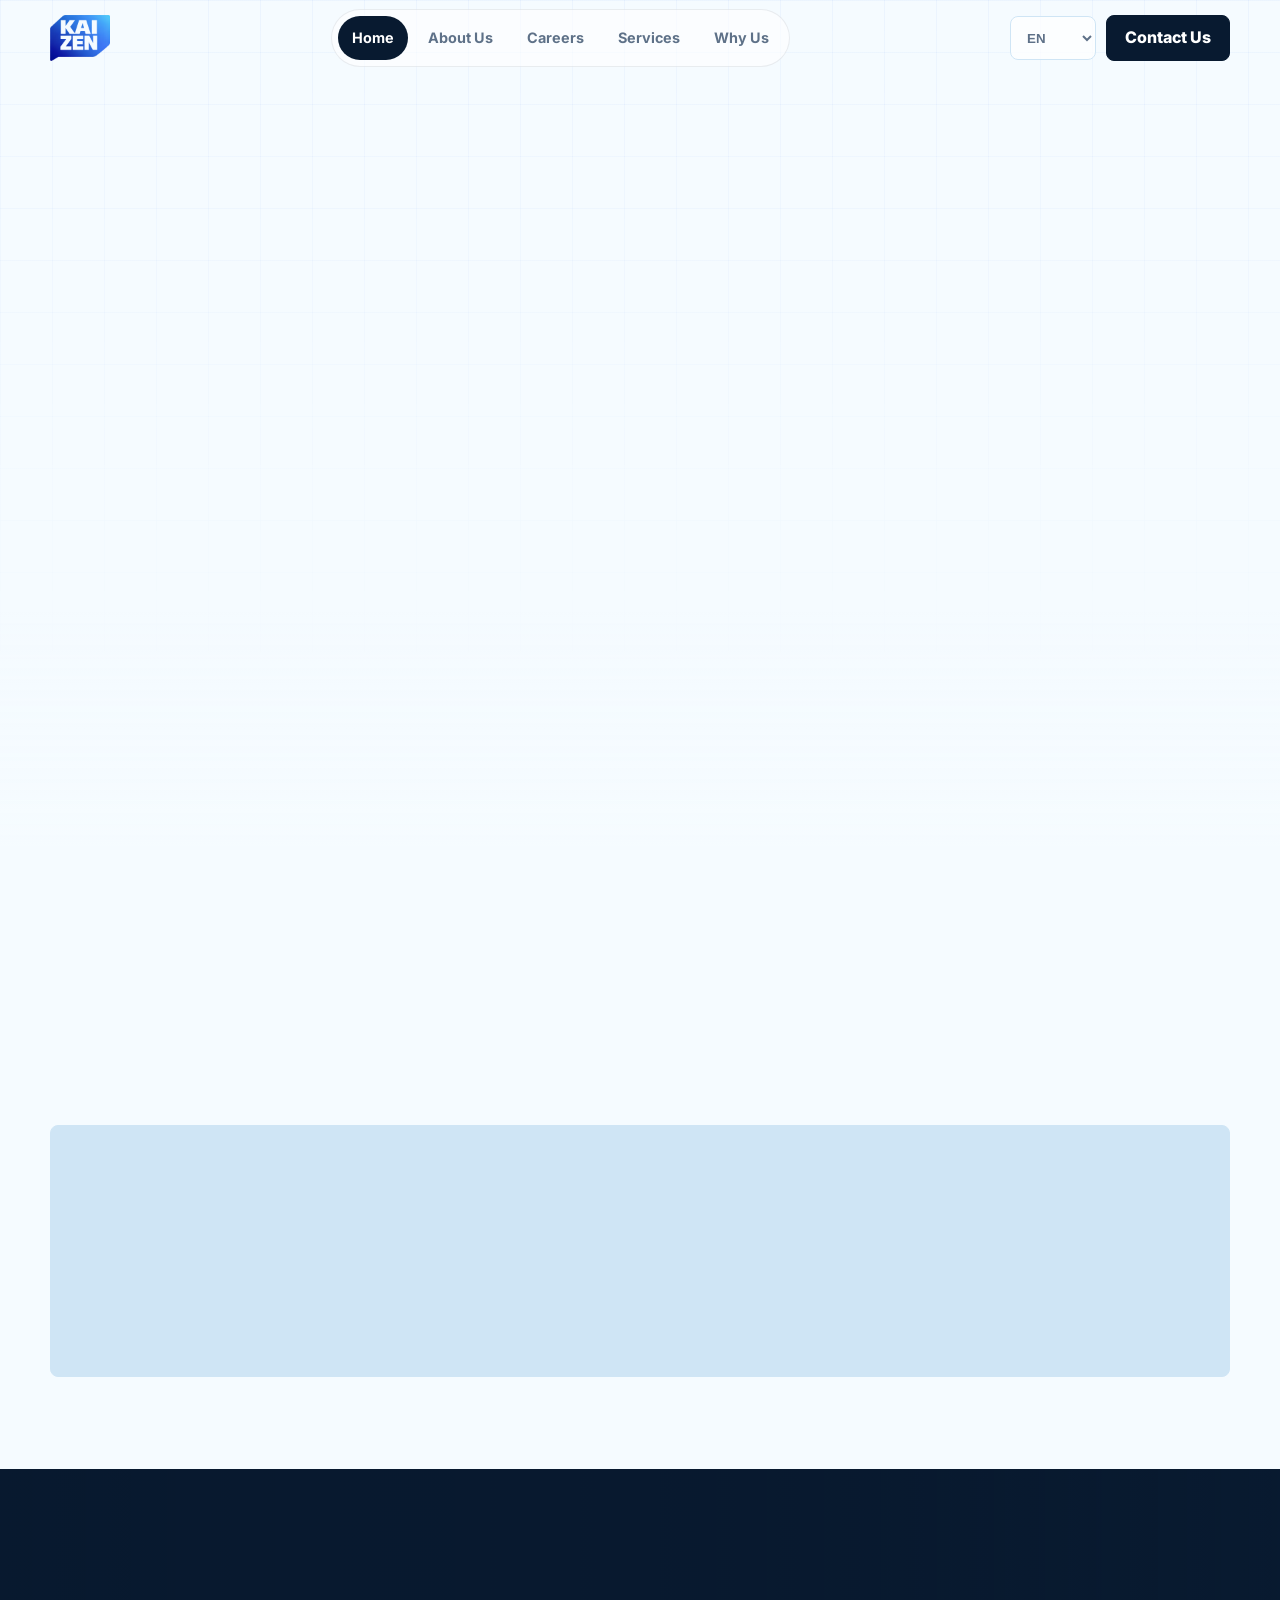
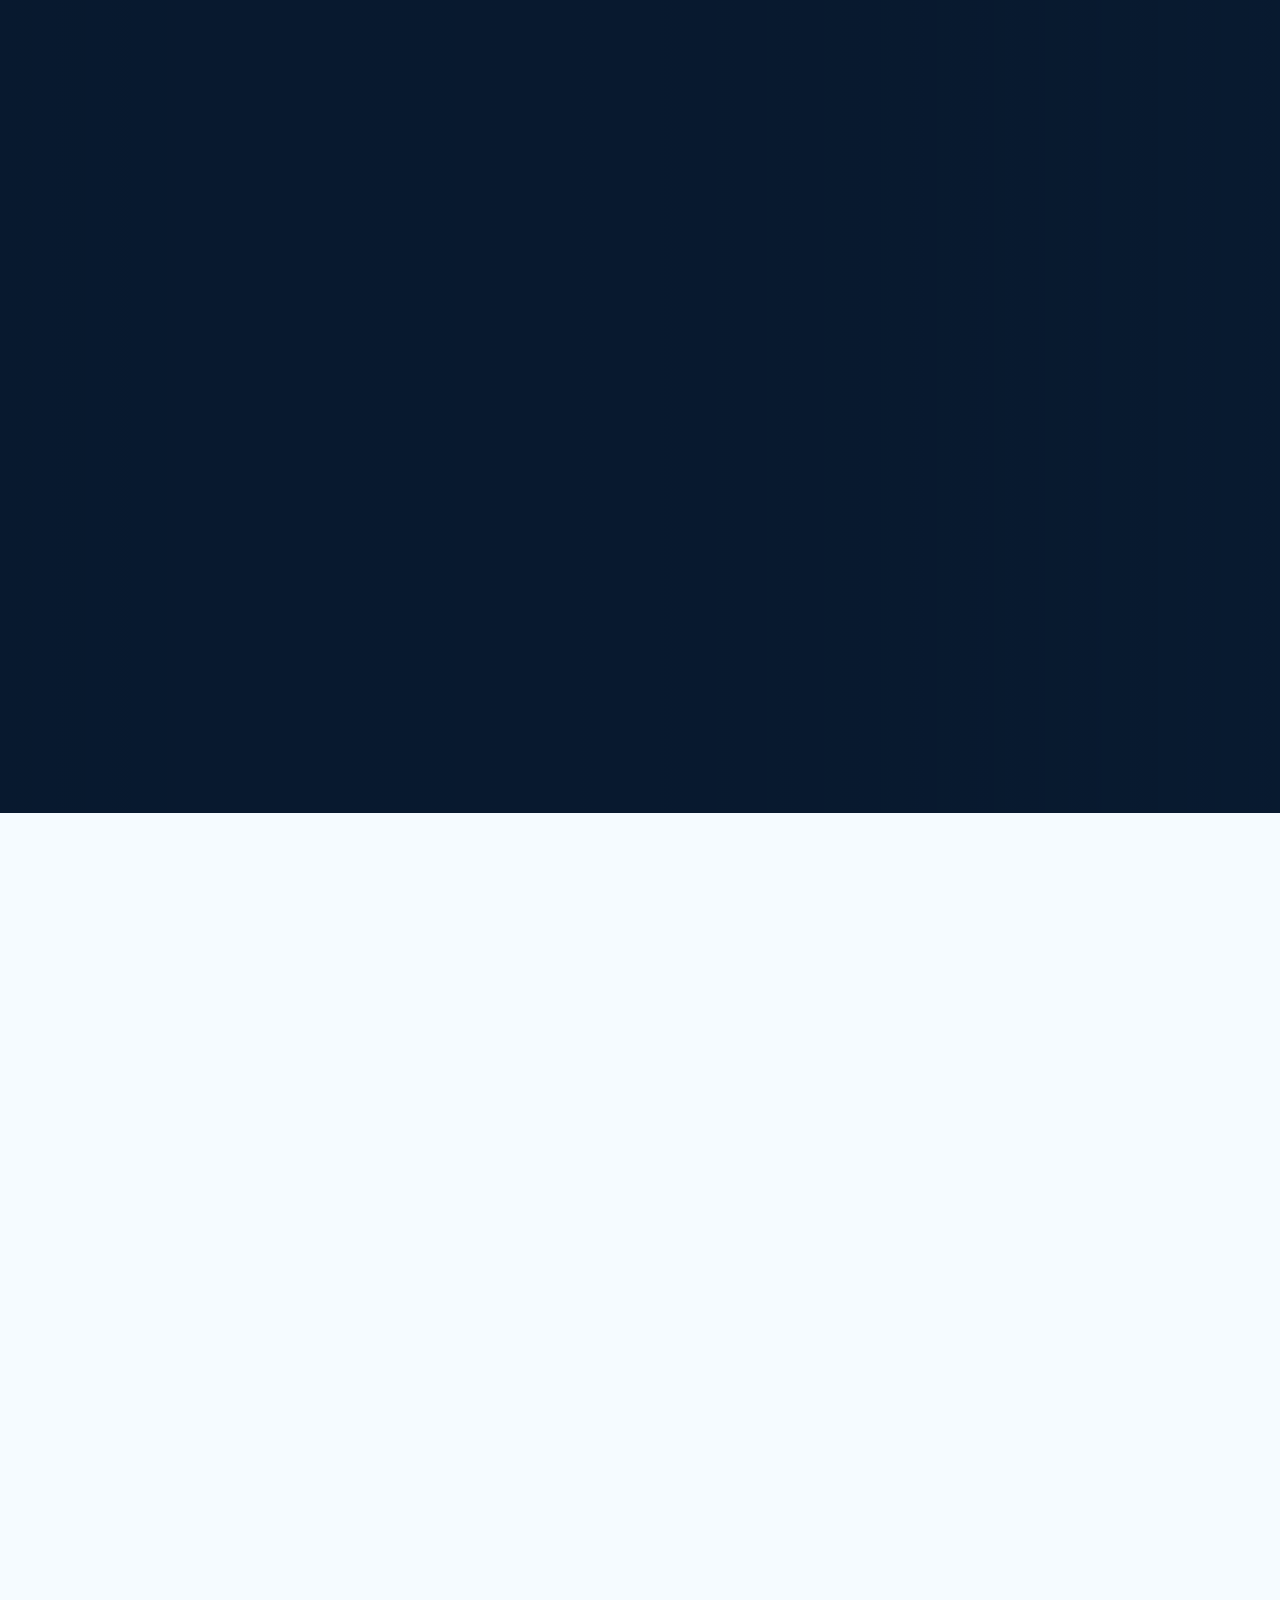
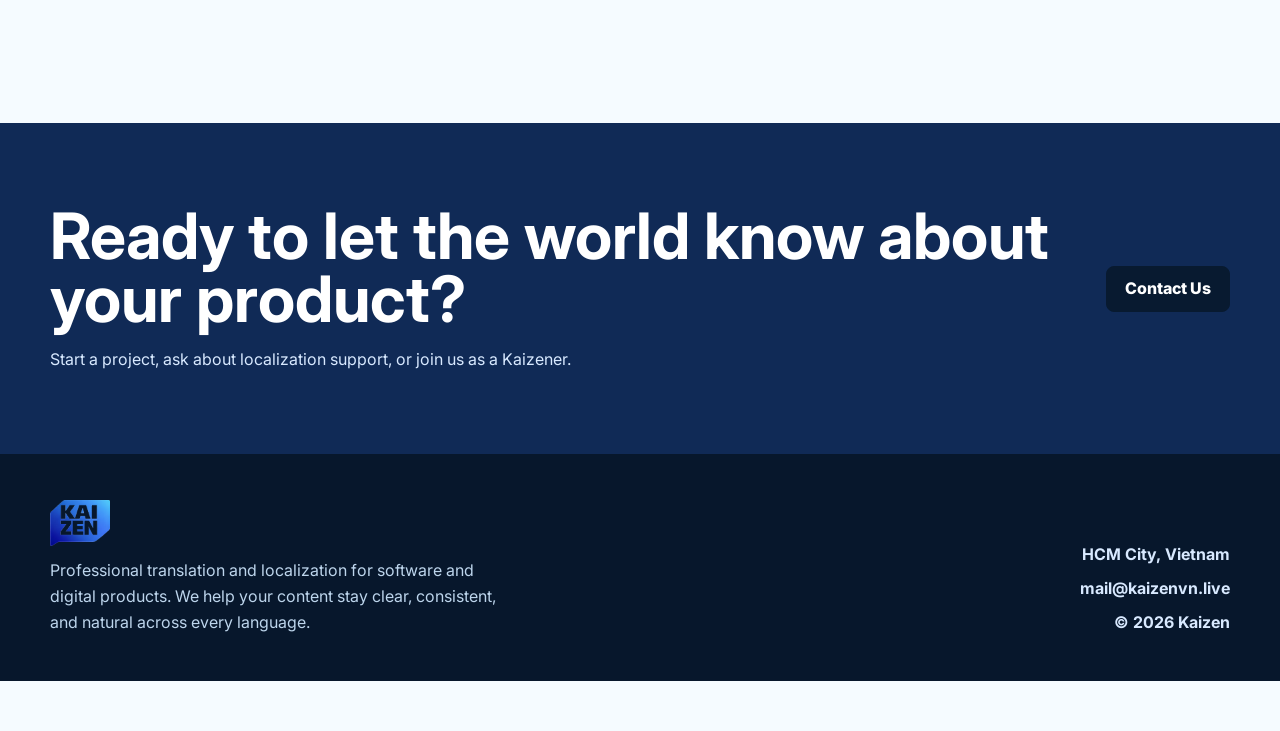
<file: index.html>
<!DOCTYPE html>
<html lang="en">
<head>
  <meta charset="UTF-8">
  <meta name="viewport" content="width=device-width, initial-scale=1.0">
  <title>Kaizen Software</title>
  <meta http-equiv="refresh" content="0; url=en/">
  <link rel="canonical" href="en/">
  <link rel="stylesheet" href="assets/site.css">
</head>
<body>
  <main class="redirect-page">
    <img src="assets/kaizen-logo-mark.png" alt="Kaizen" class="redirect-logo">
    <p>Redirecting to <a href="en/">Kaizen Software</a>.</p>
  </main>
</body>
</html>
</file>
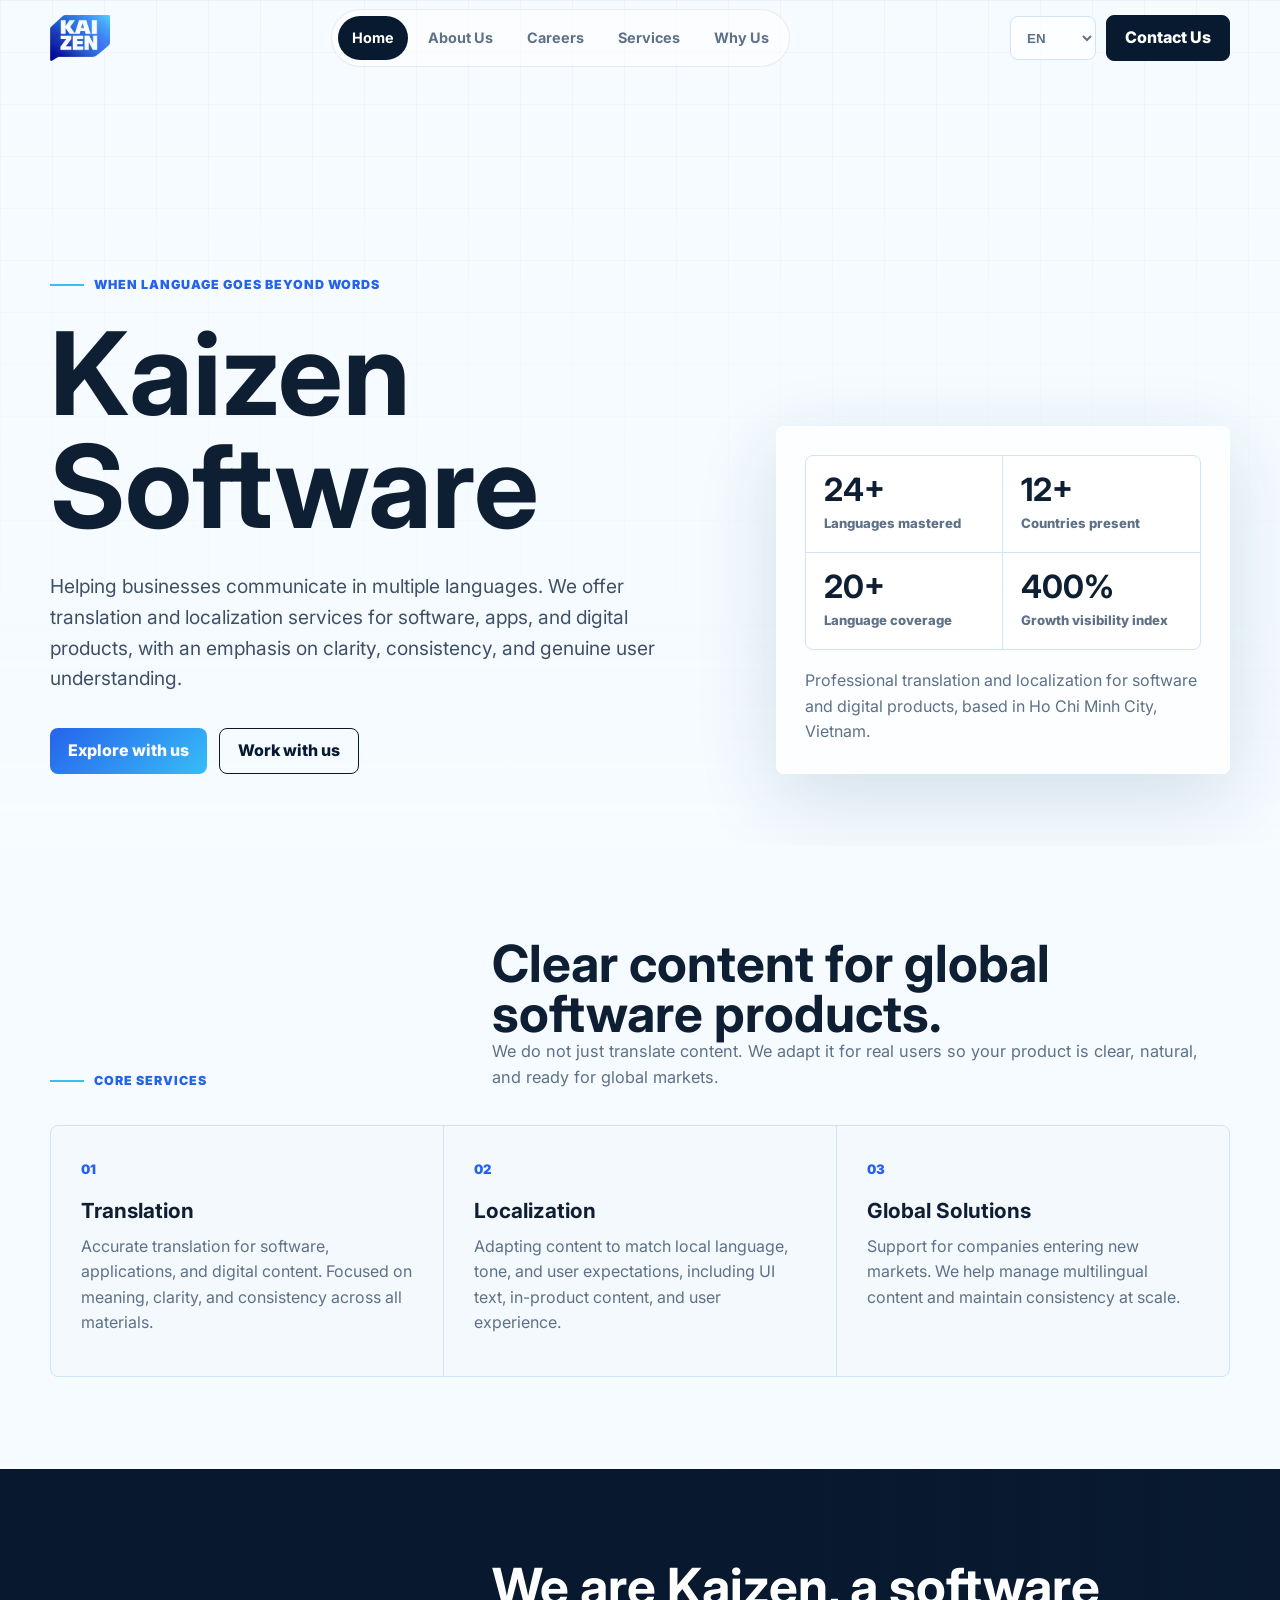
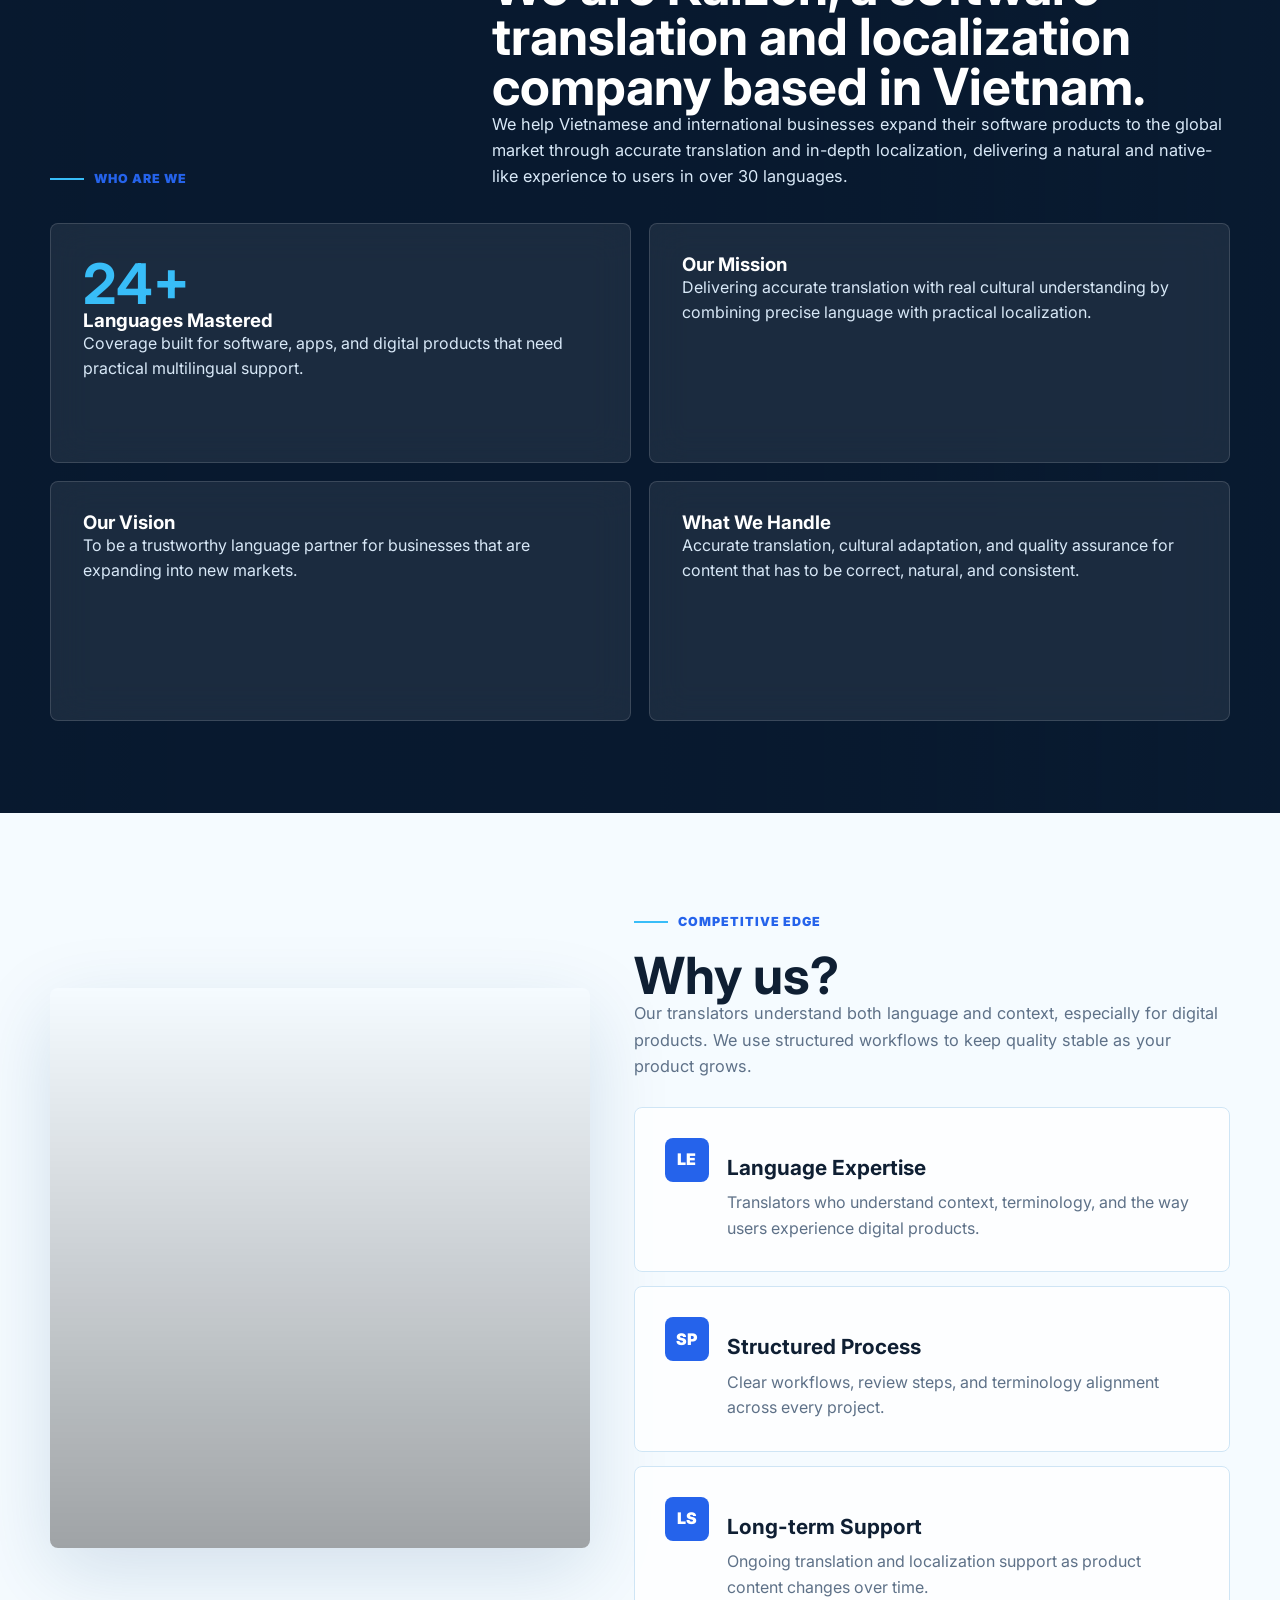
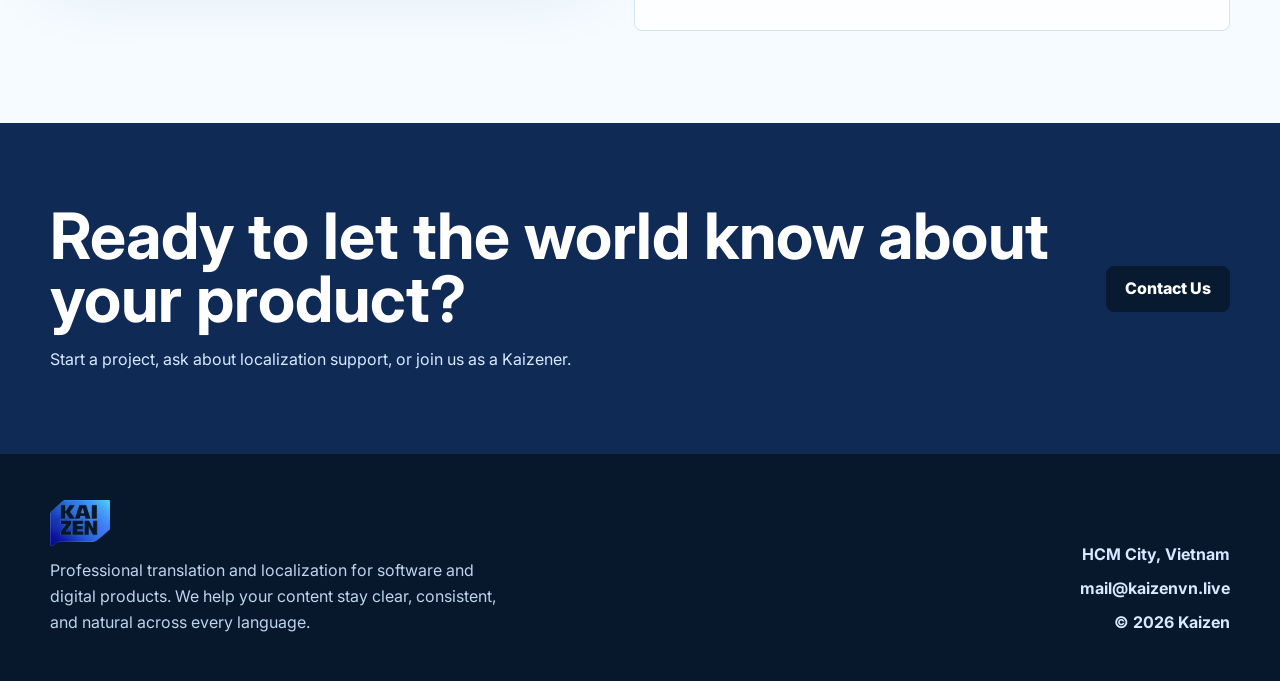
<file: en/index.html>
<!DOCTYPE html>
<html lang="en">
<head>
  <meta charset="UTF-8">
  <meta name="viewport" content="width=device-width, initial-scale=1.0">
  <title>Kaizen Software - Translation and Localization</title>
  <meta name="description" content="Kaizen helps businesses translate and localize software, apps, and digital products with clarity, consistency, and cultural understanding.">
  <link rel="icon" href="../assets/kaizen-logo-mark.png">
  <link rel="preconnect" href="https://fonts.googleapis.com">
  <link rel="preconnect" href="https://fonts.gstatic.com" crossorigin>
  <link href="https://fonts.googleapis.com/css2?family=Inter:wght@400;500;600;700;800;900&display=swap" rel="stylesheet">
  <link rel="stylesheet" href="../assets/site.css">
</head>
<body>
  <header class="site-nav">
    <div class="container nav-inner">
      <a href="./"><img class="brand-logo" src="../assets/kaizen-logo-mark.png" alt="Kaizen"></a>
      <nav class="nav-links" aria-label="Primary navigation">
        <a class="active" href="./">Home</a>
        <a href="about/">About Us</a>
        <a href="careers/">Careers</a>
        <a href="#services">Services</a>
        <a href="#why-us">Why Us</a>
      </nav>
      <div class="nav-actions">
        <select class="lang-select" aria-label="Select language">
          <option value="en" selected>EN</option>
          <option value="vi">VI</option>
          <option value="th">TH</option>
          <option value="pt-BR">PT-BR</option>
          <option value="zh">中文</option>
          <option value="fr">FR</option>
          <option value="km">KM</option>
        </select>
        <a class="button" href="mailto:mail@kaizenvn.live">Contact Us</a>
        <button class="menu-button" type="button" aria-label="Open menu" aria-expanded="false"><span></span><span></span><span></span></button>
      </div>
    </div>
  </header>

  <main>
    <section class="hero">
      <div class="container hero-grid">
        <div>
          <div class="eyebrow reveal">When language goes beyond words</div>
          <h1 class="reveal">Kaizen Software</h1>
          <p class="hero-copy reveal">Helping businesses communicate in multiple languages. We offer translation and localization services for software, apps, and digital products, with an emphasis on clarity, consistency, and genuine user understanding.</p>
          <div class="hero-actions reveal">
            <a class="button sky" href="#services">Explore with us</a>
            <a class="button light" href="careers/">Work with us</a>
          </div>
        </div>
        <aside class="hero-card reveal">
          <div class="metric">
            <div><strong>24+</strong><span>Languages mastered</span></div>
            <div><strong>12+</strong><span>Countries present</span></div>
            <div><strong>20+</strong><span>Language coverage</span></div>
            <div><strong>400%</strong><span>Growth visibility index</span></div>
          </div>
          <p>Professional translation and localization for software and digital products, based in Ho Chi Minh City, Vietnam.</p>
        </aside>
      </div>
    </section>

    <section id="services">
      <div class="container">
        <div class="section-head reveal">
          <div class="eyebrow">Core Services</div>
          <div>
            <h2>Clear content for global software products.</h2>
            <p>We do not just translate content. We adapt it for real users so your product is clear, natural, and ready for global markets.</p>
          </div>
        </div>
        <div class="grid-3">
          <article class="card reveal"><span class="number">01</span><h3>Translation</h3><p>Accurate translation for software, applications, and digital content. Focused on meaning, clarity, and consistency across all materials.</p></article>
          <article class="card reveal"><span class="number">02</span><h3>Localization</h3><p>Adapting content to match local language, tone, and user expectations, including UI text, in-product content, and user experience.</p></article>
          <article class="card reveal"><span class="number">03</span><h3>Global Solutions</h3><p>Support for companies entering new markets. We help manage multilingual content and maintain consistency at scale.</p></article>
        </div>
      </div>
    </section>

    <section class="dark-band">
      <div class="container">
        <div class="section-head reveal">
          <div class="eyebrow">Who Are We</div>
          <div>
            <h2>We are Kaizen, a software translation and localization company based in Vietnam.</h2>
            <p>We help Vietnamese and international businesses expand their software products to the global market through accurate translation and in-depth localization, delivering a natural and native-like experience to users in over 30 languages.</p>
          </div>
        </div>
        <div class="about-grid">
          <article class="about-card reveal"><strong>24+</strong><h3>Languages Mastered</h3><p>Coverage built for software, apps, and digital products that need practical multilingual support.</p></article>
          <article class="about-card reveal"><h3>Our Mission</h3><p>Delivering accurate translation with real cultural understanding by combining precise language with practical localization.</p></article>
          <article class="about-card reveal"><h3>Our Vision</h3><p>To be a trustworthy language partner for businesses that are expanding into new markets.</p></article>
          <article class="about-card reveal"><h3>What We Handle</h3><p>Accurate translation, cultural adaptation, and quality assurance for content that has to be correct, natural, and consistent.</p></article>
        </div>
      </div>
    </section>

    <section id="why-us">
      <div class="container split">
        <div class="image-panel reveal"></div>
        <div class="reveal">
          <div class="eyebrow">Competitive Edge</div>
          <div class="section-head" style="display:block;margin:18px 0 28px">
            <h2>Why us?</h2>
            <p>Our translators understand both language and context, especially for digital products. We use structured workflows to keep quality stable as your product grows.</p>
          </div>
          <div class="stack">
            <article class="card edge"><span class="edge-icon">LE</span><div><h3>Language Expertise</h3><p>Translators who understand context, terminology, and the way users experience digital products.</p></div></article>
            <article class="card edge"><span class="edge-icon">SP</span><div><h3>Structured Process</h3><p>Clear workflows, review steps, and terminology alignment across every project.</p></div></article>
            <article class="card edge"><span class="edge-icon">LS</span><div><h3>Long-term Support</h3><p>Ongoing translation and localization support as product content changes over time.</p></div></article>
          </div>
        </div>
      </div>
    </section>

    <section class="cta-band">
      <div class="container cta-inner">
        <div><h2>Ready to let the world know about your product?</h2><p>Start a project, ask about localization support, or join us as a Kaizener.</p></div>
        <a class="button" href="mailto:mail@kaizenvn.live">Contact Us</a>
      </div>
    </section>
  </main>

  <footer class="site-footer">
    <div class="container footer-inner">
      <div><img class="brand-logo" src="../assets/kaizen-logo-mark.png" alt="Kaizen"><p>Professional translation and localization for software and digital products. We help your content stay clear, consistent, and natural across every language.</p></div>
      <div class="contact-list"><span>HCM City, Vietnam</span><a href="mailto:mail@kaizenvn.live">mail@kaizenvn.live</a><span>© 2026 Kaizen</span></div>
    </div>
  </footer>
  <script src="../assets/site.js"></script>
</body>
</html>
</file>
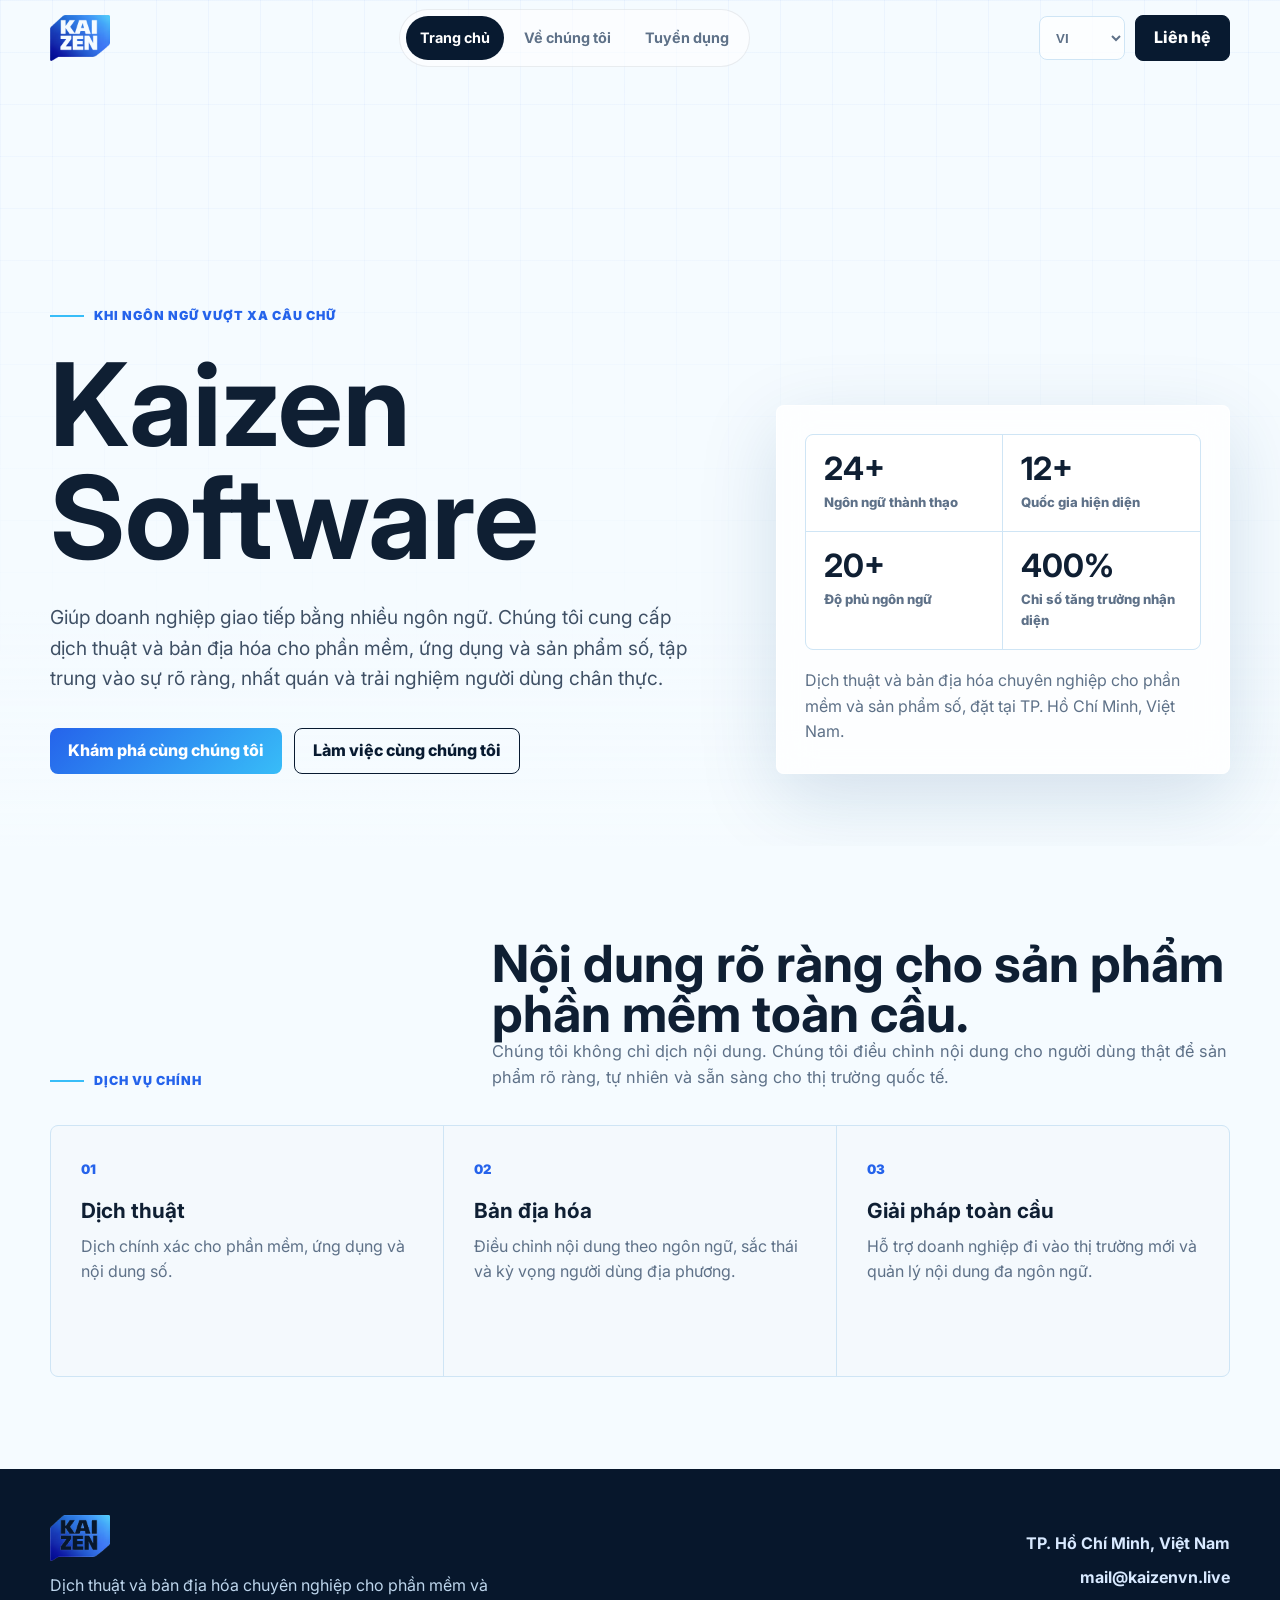
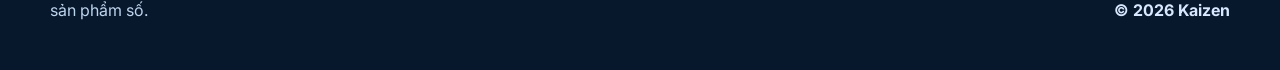
<file: vi/index.html>
<!DOCTYPE html>
<html lang="vi">
<head>
  <meta charset="UTF-8"><meta name="viewport" content="width=device-width, initial-scale=1.0">
  <title>Kaizen Software - Dịch thuật và bản địa hóa</title>
  <link rel="icon" href="../assets/kaizen-logo-mark.png">
  <link rel="preconnect" href="https://fonts.googleapis.com"><link rel="preconnect" href="https://fonts.gstatic.com" crossorigin><link href="https://fonts.googleapis.com/css2?family=Inter:wght@400;500;600;700;800;900&display=swap" rel="stylesheet"><link rel="stylesheet" href="../assets/site.css">
</head>
<body>
  <header class="site-nav"><div class="container nav-inner"><a href="./"><img class="brand-logo" src="../assets/kaizen-logo-mark.png" alt="Kaizen"></a><nav class="nav-links"><a class="active" href="./">Trang chủ</a><a href="about/">Về chúng tôi</a><a href="careers/">Tuyển dụng</a></nav><div class="nav-actions"><select class="lang-select"><option value="en">EN</option><option value="vi" selected>VI</option><option value="th">TH</option><option value="pt-BR">PT-BR</option><option value="zh">中文</option><option value="fr">FR</option><option value="km">KM</option></select><a class="button" href="mailto:mail@kaizenvn.live">Liên hệ</a><button class="menu-button" type="button"><span></span><span></span><span></span></button></div></div></header>
  <main><section class="hero"><div class="container hero-grid"><div><div class="eyebrow reveal">Khi ngôn ngữ vượt xa câu chữ</div><h1 class="reveal">Kaizen Software</h1><p class="hero-copy reveal">Giúp doanh nghiệp giao tiếp bằng nhiều ngôn ngữ. Chúng tôi cung cấp dịch thuật và bản địa hóa cho phần mềm, ứng dụng và sản phẩm số, tập trung vào sự rõ ràng, nhất quán và trải nghiệm người dùng chân thực.</p><div class="hero-actions reveal"><a class="button sky" href="#services">Khám phá cùng chúng tôi</a><a class="button light" href="careers/">Làm việc cùng chúng tôi</a></div></div><aside class="hero-card reveal"><div class="metric"><div><strong>24+</strong><span>Ngôn ngữ thành thạo</span></div><div><strong>12+</strong><span>Quốc gia hiện diện</span></div><div><strong>20+</strong><span>Độ phủ ngôn ngữ</span></div><div><strong>400%</strong><span>Chỉ số tăng trưởng nhận diện</span></div></div><p>Dịch thuật và bản địa hóa chuyên nghiệp cho phần mềm và sản phẩm số, đặt tại TP. Hồ Chí Minh, Việt Nam.</p></aside></div></section><section id="services"><div class="container"><div class="section-head reveal"><div class="eyebrow">Dịch vụ chính</div><div><h2>Nội dung rõ ràng cho sản phẩm phần mềm toàn cầu.</h2><p>Chúng tôi không chỉ dịch nội dung. Chúng tôi điều chỉnh nội dung cho người dùng thật để sản phẩm rõ ràng, tự nhiên và sẵn sàng cho thị trường quốc tế.</p></div></div><div class="grid-3"><article class="card reveal"><span class="number">01</span><h3>Dịch thuật</h3><p>Dịch chính xác cho phần mềm, ứng dụng và nội dung số.</p></article><article class="card reveal"><span class="number">02</span><h3>Bản địa hóa</h3><p>Điều chỉnh nội dung theo ngôn ngữ, sắc thái và kỳ vọng người dùng địa phương.</p></article><article class="card reveal"><span class="number">03</span><h3>Giải pháp toàn cầu</h3><p>Hỗ trợ doanh nghiệp đi vào thị trường mới và quản lý nội dung đa ngôn ngữ.</p></article></div></div></section></main>
  <footer class="site-footer"><div class="container footer-inner"><div><img class="brand-logo" src="../assets/kaizen-logo-mark.png" alt="Kaizen"><p>Dịch thuật và bản địa hóa chuyên nghiệp cho phần mềm và sản phẩm số.</p></div><div class="contact-list"><span>TP. Hồ Chí Minh, Việt Nam</span><a href="mailto:mail@kaizenvn.live">mail@kaizenvn.live</a><span>© 2026 Kaizen</span></div></div></footer><script src="../assets/site.js"></script>
</body></html>
</file>
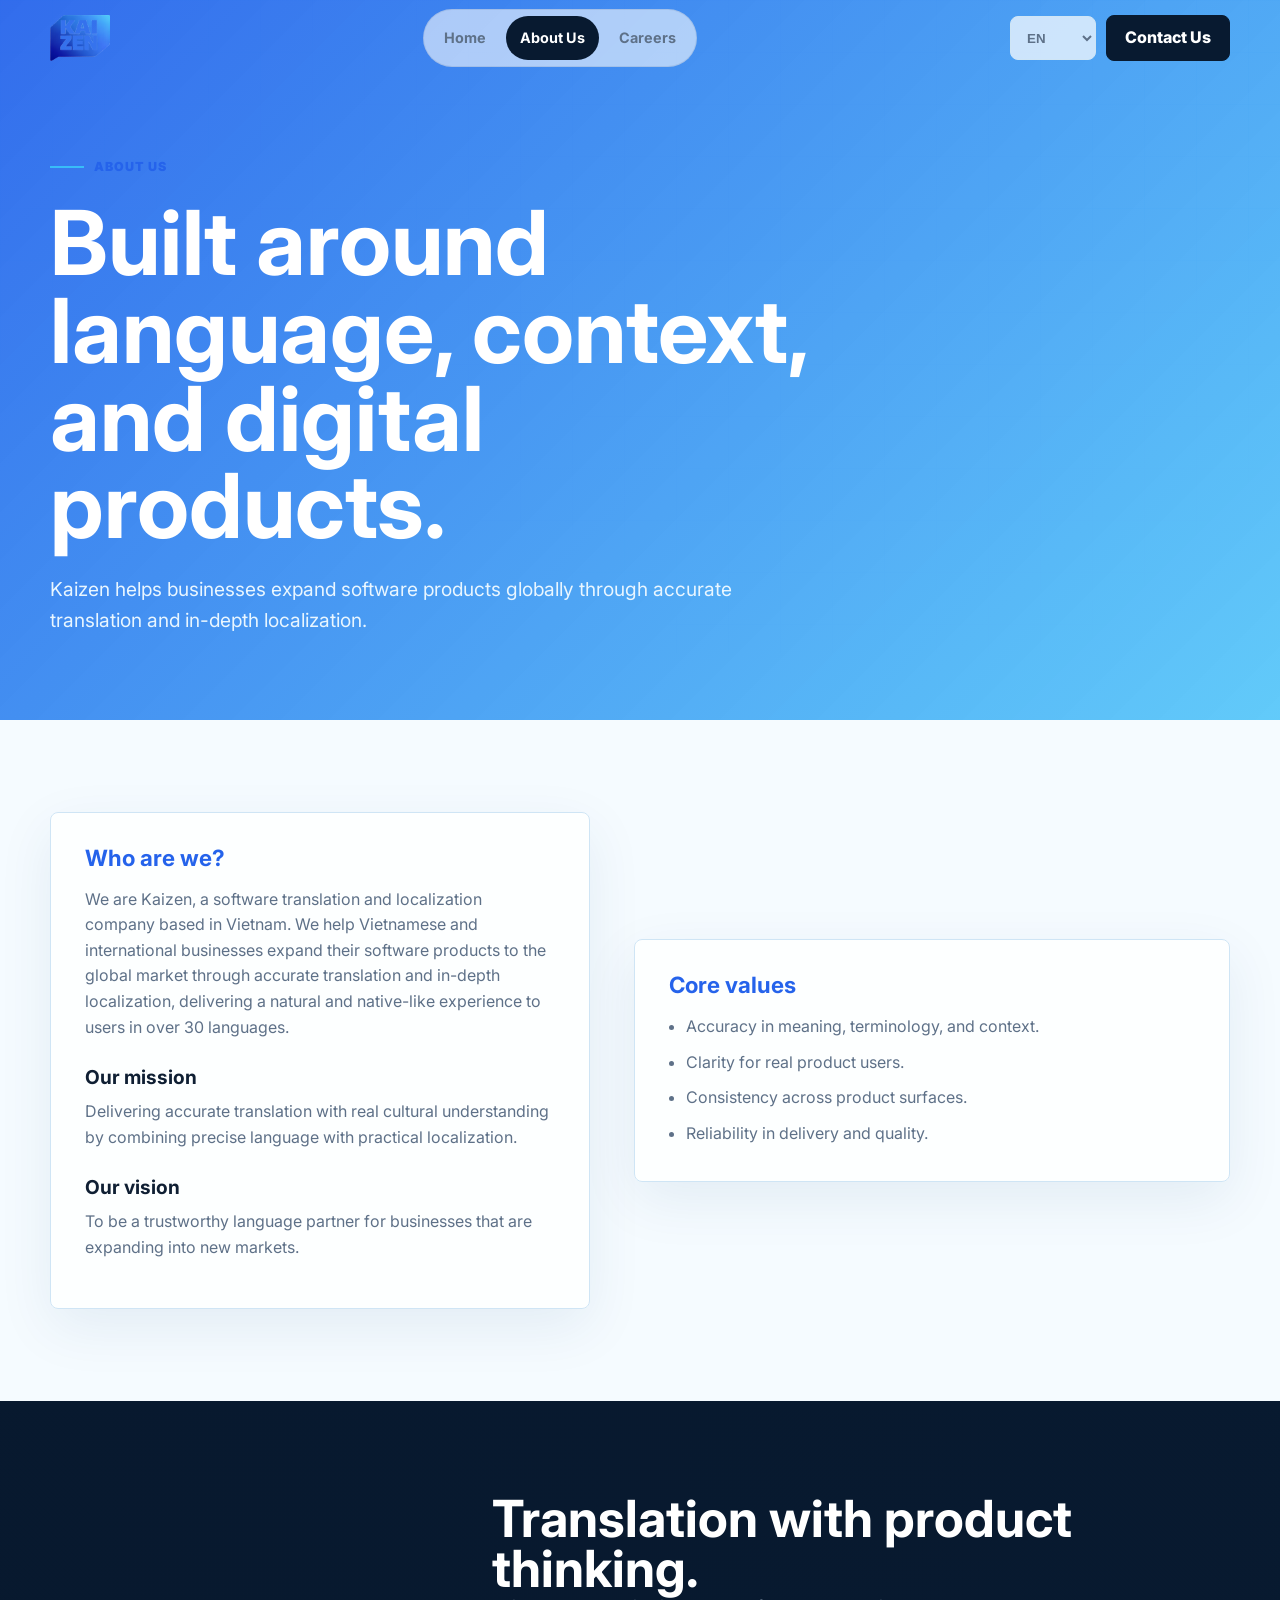
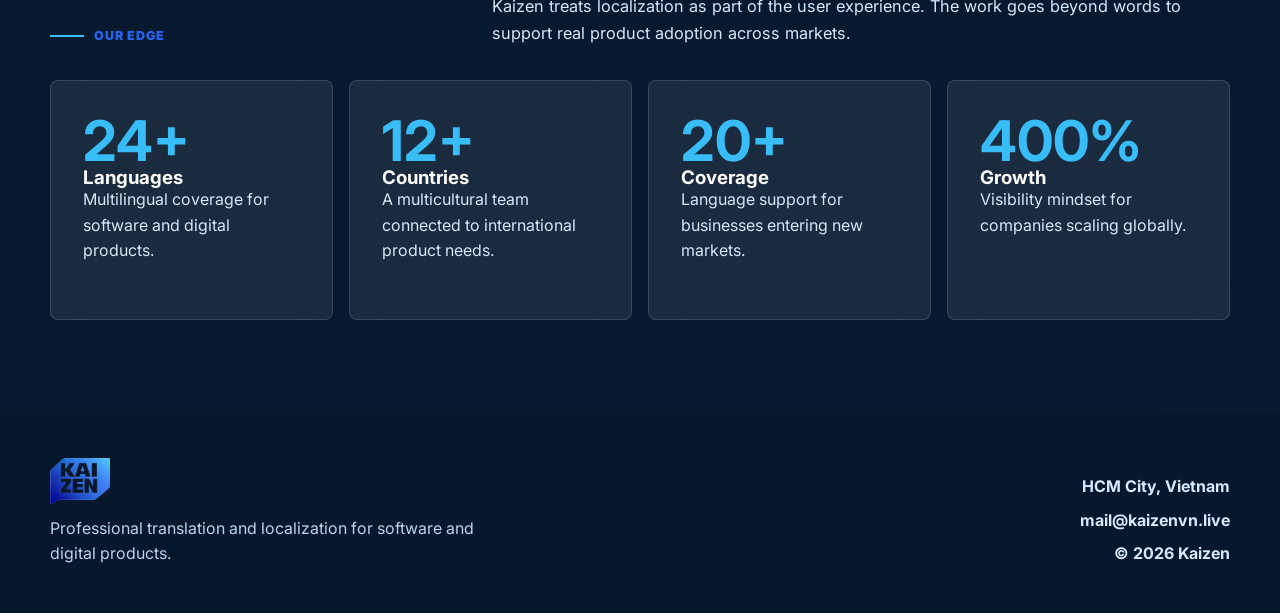
<file: en/about/index.html>
<!DOCTYPE html>
<html lang="en">
<head>
  <meta charset="UTF-8">
  <meta name="viewport" content="width=device-width, initial-scale=1.0">
  <title>About Kaizen Software</title>
  <meta name="description" content="About Kaizen Software, a Vietnam-based translation and localization company for software and digital products.">
  <link rel="icon" href="../../assets/kaizen-logo-mark.png">
  <link rel="preconnect" href="https://fonts.googleapis.com">
  <link rel="preconnect" href="https://fonts.gstatic.com" crossorigin>
  <link href="https://fonts.googleapis.com/css2?family=Inter:wght@400;500;600;700;800;900&display=swap" rel="stylesheet">
  <link rel="stylesheet" href="../../assets/site.css">
</head>
<body>
  <header class="site-nav"><div class="container nav-inner"><a href="../"><img class="brand-logo" src="../../assets/kaizen-logo-mark.png" alt="Kaizen"></a><nav class="nav-links"><a href="../">Home</a><a class="active" href="./">About Us</a><a href="../careers/">Careers</a></nav><div class="nav-actions"><select class="lang-select"><option value="en" selected>EN</option><option value="vi">VI</option><option value="th">TH</option><option value="pt-BR">PT-BR</option><option value="zh">中文</option><option value="fr">FR</option><option value="km">KM</option></select><a class="button" href="mailto:mail@kaizenvn.live">Contact Us</a><button class="menu-button" type="button"><span></span><span></span><span></span></button></div></div></header>
  <main>
    <section class="page-hero"><div class="container"><div class="eyebrow reveal">About Us</div><h1 class="reveal">Built around language, context, and digital products.</h1><p class="reveal">Kaizen helps businesses expand software products globally through accurate translation and in-depth localization.</p></div></section>
    <section><div class="container split"><div class="content-panel reveal"><h2>Who are we?</h2><p>We are Kaizen, a software translation and localization company based in Vietnam. We help Vietnamese and international businesses expand their software products to the global market through accurate translation and in-depth localization, delivering a natural and native-like experience to users in over 30 languages.</p><h3>Our mission</h3><p>Delivering accurate translation with real cultural understanding by combining precise language with practical localization.</p><h3>Our vision</h3><p>To be a trustworthy language partner for businesses that are expanding into new markets.</p></div><div class="sidebar-panel reveal"><h2>Core values</h2><ul><li>Accuracy in meaning, terminology, and context.</li><li>Clarity for real product users.</li><li>Consistency across product surfaces.</li><li>Reliability in delivery and quality.</li></ul></div></div></section>
    <section class="dark-band"><div class="container"><div class="section-head reveal"><div class="eyebrow">Our Edge</div><div><h2>Translation with product thinking.</h2><p>Kaizen treats localization as part of the user experience. The work goes beyond words to support real product adoption across markets.</p></div></div><div class="grid-4"><article class="about-card reveal"><strong>24+</strong><h3>Languages</h3><p>Multilingual coverage for software and digital products.</p></article><article class="about-card reveal"><strong>12+</strong><h3>Countries</h3><p>A multicultural team connected to international product needs.</p></article><article class="about-card reveal"><strong>20+</strong><h3>Coverage</h3><p>Language support for businesses entering new markets.</p></article><article class="about-card reveal"><strong>400%</strong><h3>Growth</h3><p>Visibility mindset for companies scaling globally.</p></article></div></div></section>
  </main>
  <footer class="site-footer"><div class="container footer-inner"><div><img class="brand-logo" src="../../assets/kaizen-logo-mark.png" alt="Kaizen"><p>Professional translation and localization for software and digital products.</p></div><div class="contact-list"><span>HCM City, Vietnam</span><a href="mailto:mail@kaizenvn.live">mail@kaizenvn.live</a><span>© 2026 Kaizen</span></div></div></footer>
  <script src="../../assets/site.js"></script>
</body>
</html>
</file>
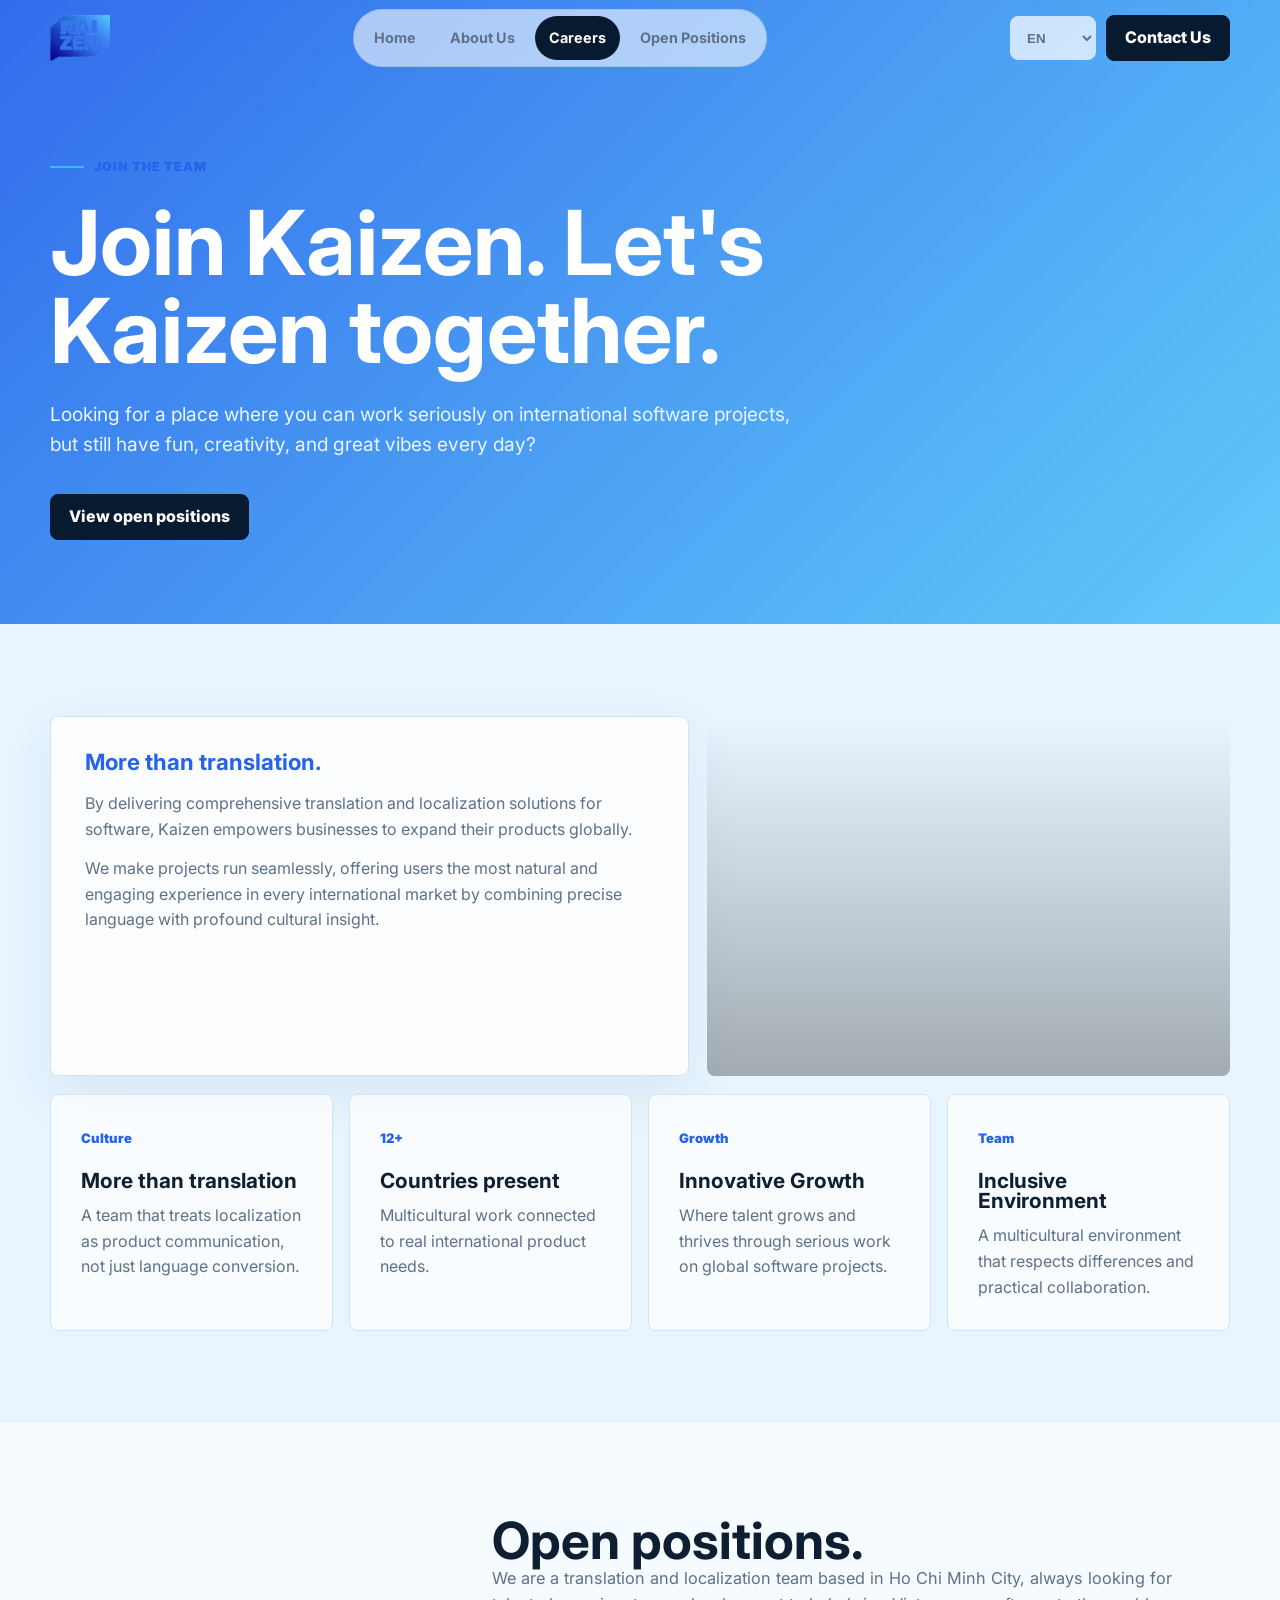
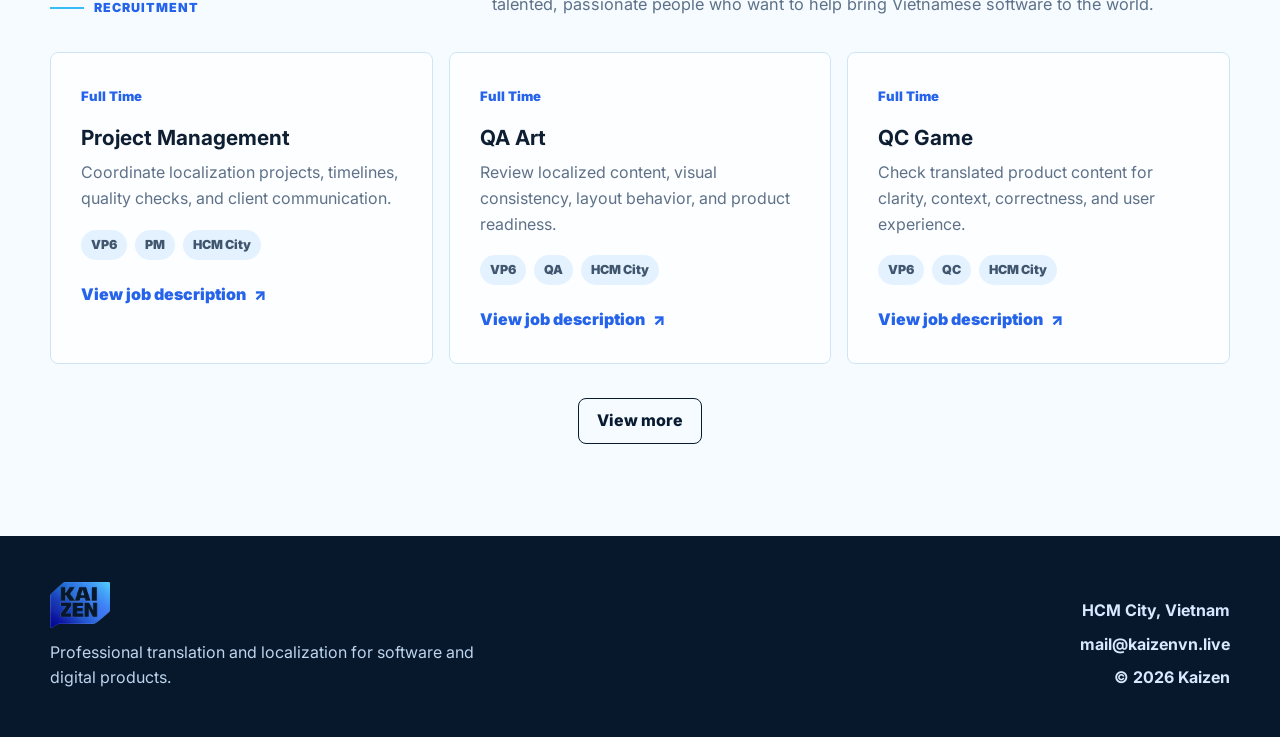
<file: en/careers/index.html>
<!DOCTYPE html>
<html lang="en">
<head>
  <meta charset="UTF-8">
  <meta name="viewport" content="width=device-width, initial-scale=1.0">
  <title>Careers at Kaizen Software</title>
  <meta name="description" content="Join Kaizen Software and work on international software translation and localization projects.">
  <link rel="icon" href="../../assets/kaizen-logo-mark.png">
  <link rel="preconnect" href="https://fonts.googleapis.com">
  <link rel="preconnect" href="https://fonts.gstatic.com" crossorigin>
  <link href="https://fonts.googleapis.com/css2?family=Inter:wght@400;500;600;700;800;900&display=swap" rel="stylesheet">
  <link rel="stylesheet" href="../../assets/site.css">
</head>
<body>
  <header class="site-nav"><div class="container nav-inner"><a href="../"><img class="brand-logo" src="../../assets/kaizen-logo-mark.png" alt="Kaizen"></a><nav class="nav-links"><a href="../">Home</a><a href="../about/">About Us</a><a class="active" href="./">Careers</a><a href="lists/">Open Positions</a></nav><div class="nav-actions"><select class="lang-select"><option value="en" selected>EN</option><option value="vi">VI</option><option value="th">TH</option><option value="pt-BR">PT-BR</option><option value="zh">中文</option><option value="fr">FR</option><option value="km">KM</option></select><a class="button" href="mailto:mail@kaizenvn.live">Contact Us</a><button class="menu-button" type="button"><span></span><span></span><span></span></button></div></div></header>
  <main>
    <section class="page-hero"><div class="container"><div class="eyebrow reveal">Join the team</div><h1 class="reveal">Join Kaizen. Let's Kaizen together.</h1><p class="reveal">Looking for a place where you can work seriously on international software projects, but still have fun, creativity, and great vibes every day?</p><div class="hero-actions reveal"><a class="button" href="lists/">View open positions</a></div></div></section>
    <section class="careers"><div class="container"><div class="culture-grid"><article class="content-panel reveal"><h2>More than translation.</h2><p>By delivering comprehensive translation and localization solutions for software, Kaizen empowers businesses to expand their products globally.</p><p>We make projects run seamlessly, offering users the most natural and engaging experience in every international market by combining precise language with profound cultural insight.</p></article><div class="culture-photo reveal"></div></div><div class="grid-4"><article class="card reveal"><span class="number">Culture</span><h3>More than translation</h3><p>A team that treats localization as product communication, not just language conversion.</p></article><article class="card reveal"><span class="number">12+</span><h3>Countries present</h3><p>Multicultural work connected to real international product needs.</p></article><article class="card reveal"><span class="number">Growth</span><h3>Innovative Growth</h3><p>Where talent grows and thrives through serious work on global software projects.</p></article><article class="card reveal"><span class="number">Team</span><h3>Inclusive Environment</h3><p>A multicultural environment that respects differences and practical collaboration.</p></article></div></div></section>
    <section><div class="container"><div class="section-head reveal"><div class="eyebrow">Recruitment</div><div><h2>Open positions.</h2><p>We are a translation and localization team based in Ho Chi Minh City, always looking for talented, passionate people who want to help bring Vietnamese software to the world.</p></div></div><div class="role-grid"><article class="card reveal"><span class="number">Full Time</span><h3>Project Management</h3><p>Coordinate localization projects, timelines, quality checks, and client communication.</p><div class="role-meta"><span class="pill">VP6</span><span class="pill">PM</span><span class="pill">HCM City</span></div><a class="role-link" href="cmp2e2op50004g2hd55075wg7/">View job description</a></article><article class="card reveal"><span class="number">Full Time</span><h3>QA Art</h3><p>Review localized content, visual consistency, layout behavior, and product readiness.</p><div class="role-meta"><span class="pill">VP6</span><span class="pill">QA</span><span class="pill">HCM City</span></div><a class="role-link" href="cmp2e1na10003g2hddt89xi4f/">View job description</a></article><article class="card reveal"><span class="number">Full Time</span><h3>QC Game</h3><p>Check translated product content for clarity, context, correctness, and user experience.</p><div class="role-meta"><span class="pill">VP6</span><span class="pill">QC</span><span class="pill">HCM City</span></div><a class="role-link" href="cmp2dzsak0002g2hdfx8ymmoq/">View job description</a></article></div><div class="hero-actions reveal" style="justify-content:center"><a class="button light" href="lists/">View more</a></div></div></section>
  </main>
  <footer class="site-footer"><div class="container footer-inner"><div><img class="brand-logo" src="../../assets/kaizen-logo-mark.png" alt="Kaizen"><p>Professional translation and localization for software and digital products.</p></div><div class="contact-list"><span>HCM City, Vietnam</span><a href="mailto:mail@kaizenvn.live">mail@kaizenvn.live</a><span>© 2026 Kaizen</span></div></div></footer>
  <script src="../../assets/site.js"></script>
</body>
</html>
</file>
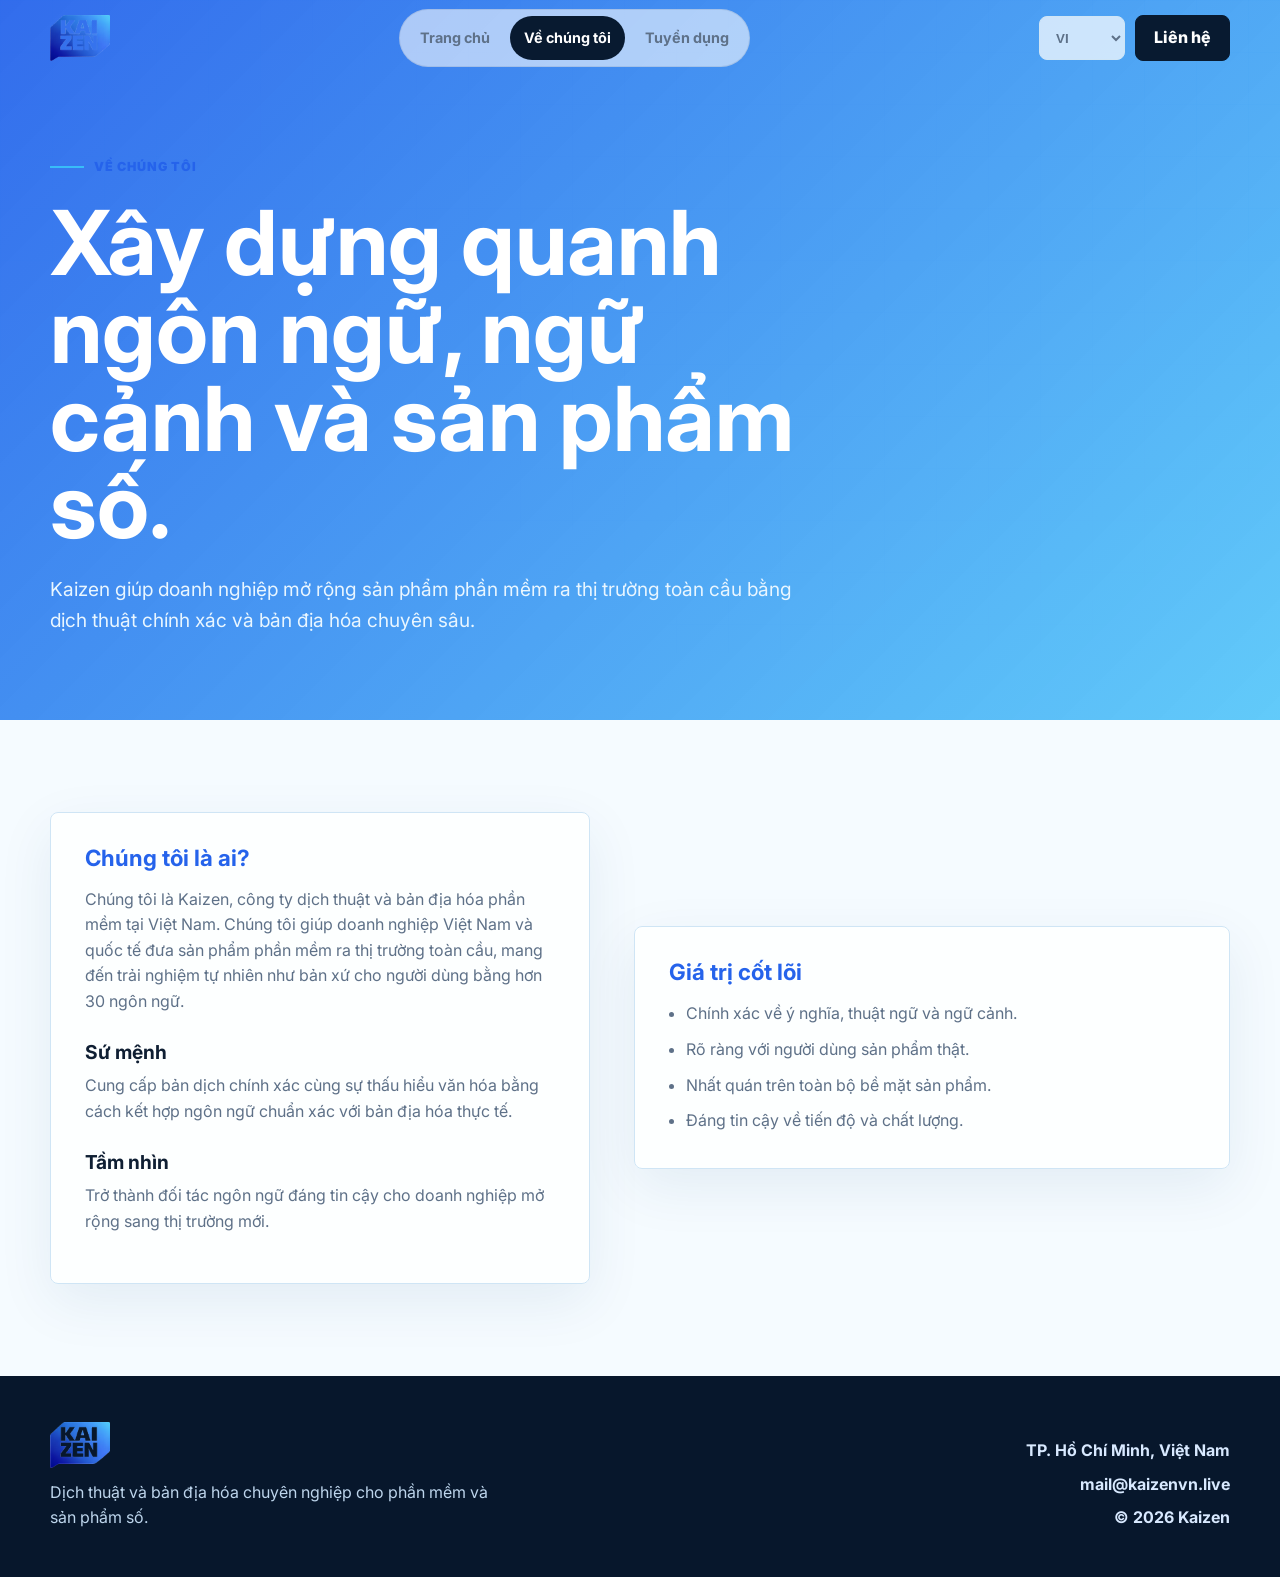
<file: vi/about/index.html>
<!DOCTYPE html>
<html lang="vi">
<head>
  <meta charset="UTF-8"><meta name="viewport" content="width=device-width, initial-scale=1.0">
  <title>Về Kaizen Software</title>
  <link rel="icon" href="../../assets/kaizen-logo-mark.png">
  <link rel="preconnect" href="https://fonts.googleapis.com"><link rel="preconnect" href="https://fonts.gstatic.com" crossorigin><link href="https://fonts.googleapis.com/css2?family=Inter:wght@400;500;600;700;800;900&display=swap" rel="stylesheet"><link rel="stylesheet" href="../../assets/site.css">
</head>
<body>
  <header class="site-nav"><div class="container nav-inner"><a href="../"><img class="brand-logo" src="../../assets/kaizen-logo-mark.png" alt="Kaizen"></a><nav class="nav-links"><a href="../">Trang chủ</a><a class="active" href="./">Về chúng tôi</a><a href="../careers/">Tuyển dụng</a></nav><div class="nav-actions"><select class="lang-select"><option value="en">EN</option><option value="vi" selected>VI</option><option value="th">TH</option><option value="pt-BR">PT-BR</option><option value="zh">中文</option><option value="fr">FR</option><option value="km">KM</option></select><a class="button" href="mailto:mail@kaizenvn.live">Liên hệ</a><button class="menu-button" type="button"><span></span><span></span><span></span></button></div></div></header>
  <main><section class="page-hero"><div class="container"><div class="eyebrow reveal">Về chúng tôi</div><h1 class="reveal">Xây dựng quanh ngôn ngữ, ngữ cảnh và sản phẩm số.</h1><p class="reveal">Kaizen giúp doanh nghiệp mở rộng sản phẩm phần mềm ra thị trường toàn cầu bằng dịch thuật chính xác và bản địa hóa chuyên sâu.</p></div></section><section><div class="container split"><div class="content-panel reveal"><h2>Chúng tôi là ai?</h2><p>Chúng tôi là Kaizen, công ty dịch thuật và bản địa hóa phần mềm tại Việt Nam. Chúng tôi giúp doanh nghiệp Việt Nam và quốc tế đưa sản phẩm phần mềm ra thị trường toàn cầu, mang đến trải nghiệm tự nhiên như bản xứ cho người dùng bằng hơn 30 ngôn ngữ.</p><h3>Sứ mệnh</h3><p>Cung cấp bản dịch chính xác cùng sự thấu hiểu văn hóa bằng cách kết hợp ngôn ngữ chuẩn xác với bản địa hóa thực tế.</p><h3>Tầm nhìn</h3><p>Trở thành đối tác ngôn ngữ đáng tin cậy cho doanh nghiệp mở rộng sang thị trường mới.</p></div><div class="sidebar-panel reveal"><h2>Giá trị cốt lõi</h2><ul><li>Chính xác về ý nghĩa, thuật ngữ và ngữ cảnh.</li><li>Rõ ràng với người dùng sản phẩm thật.</li><li>Nhất quán trên toàn bộ bề mặt sản phẩm.</li><li>Đáng tin cậy về tiến độ và chất lượng.</li></ul></div></div></section></main>
  <footer class="site-footer"><div class="container footer-inner"><div><img class="brand-logo" src="../../assets/kaizen-logo-mark.png" alt="Kaizen"><p>Dịch thuật và bản địa hóa chuyên nghiệp cho phần mềm và sản phẩm số.</p></div><div class="contact-list"><span>TP. Hồ Chí Minh, Việt Nam</span><a href="mailto:mail@kaizenvn.live">mail@kaizenvn.live</a><span>© 2026 Kaizen</span></div></div></footer><script src="../../assets/site.js"></script>
</body></html>
</file>
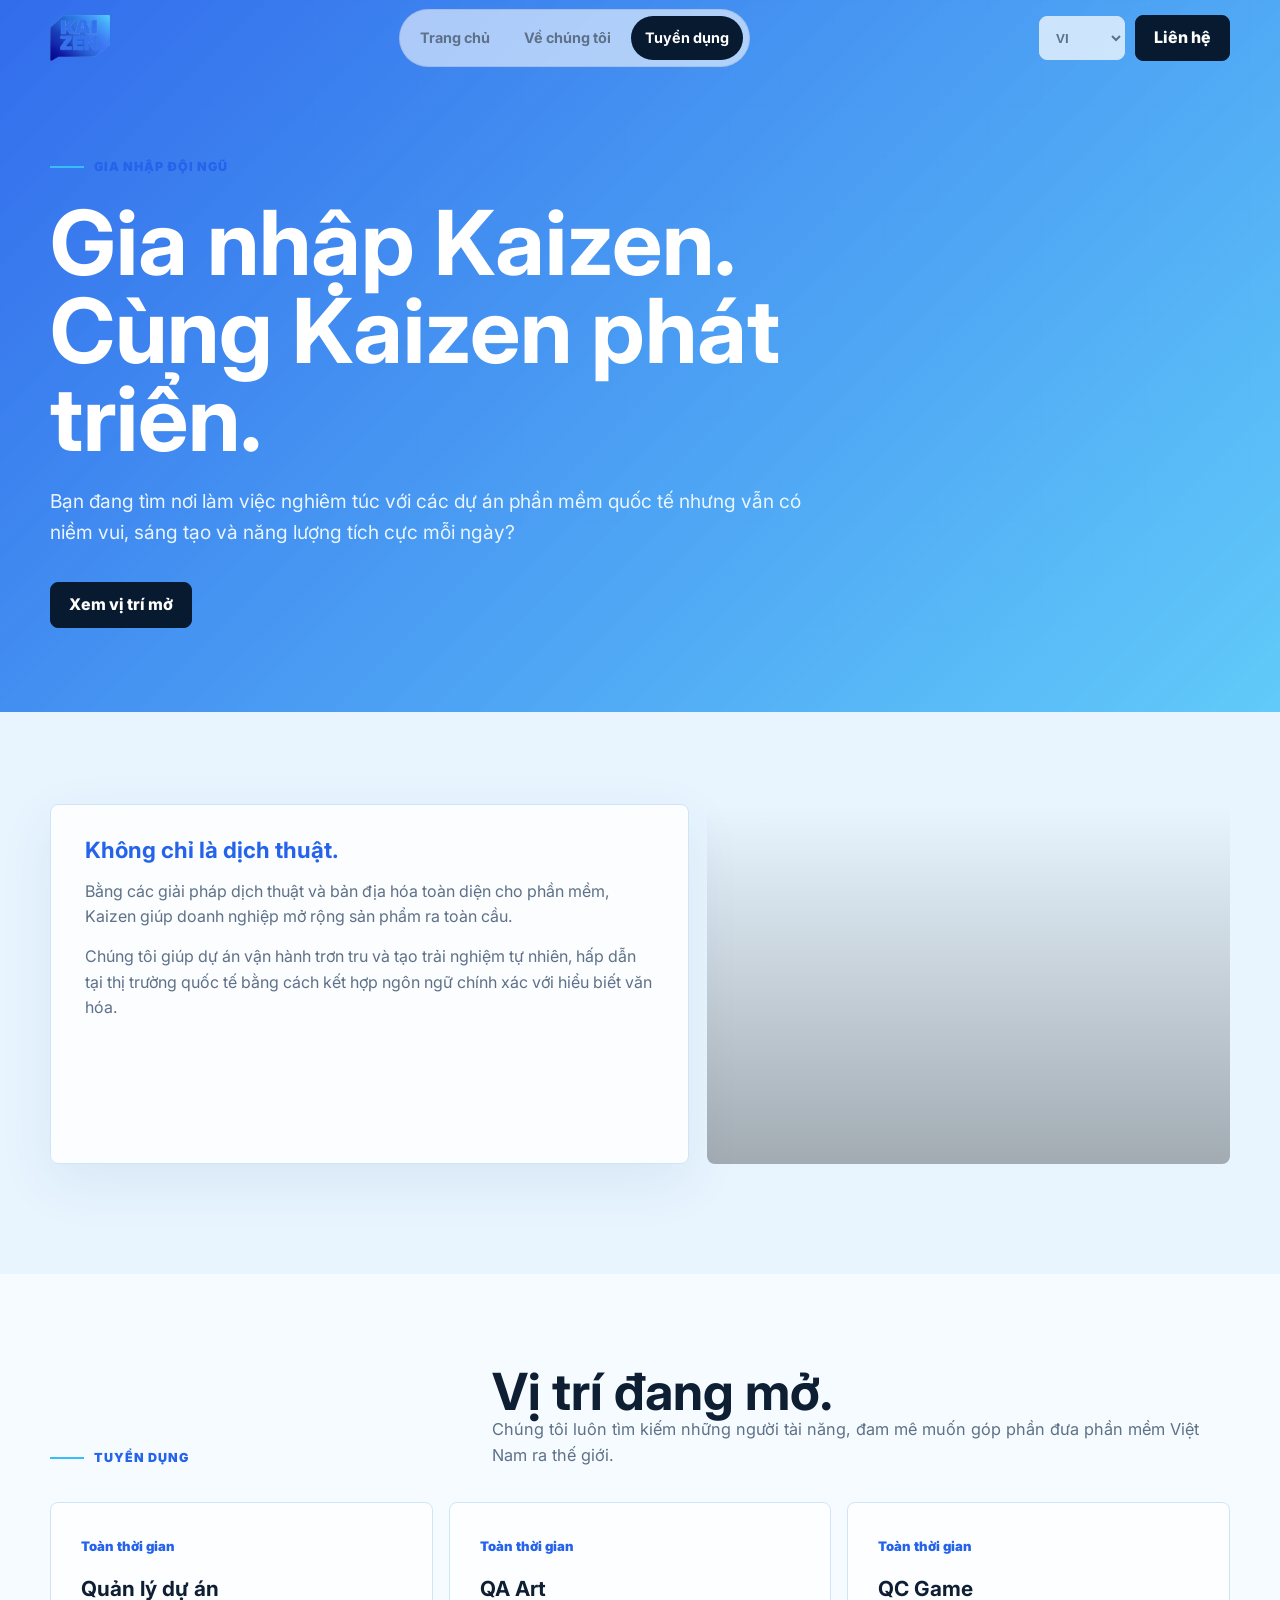
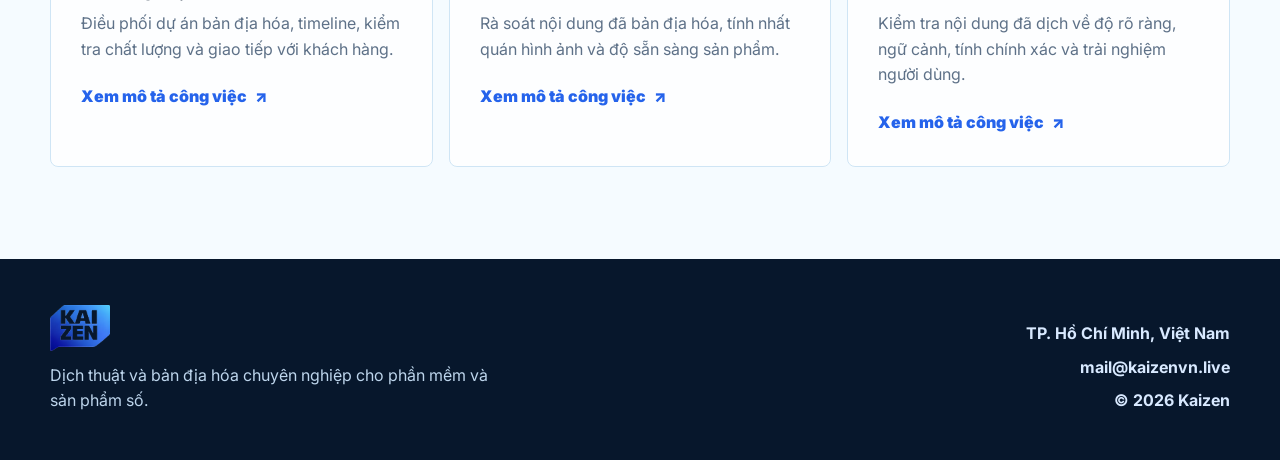
<file: vi/careers/index.html>
<!DOCTYPE html>
<html lang="vi">
<head>
  <meta charset="UTF-8"><meta name="viewport" content="width=device-width, initial-scale=1.0">
  <title>Tuyển dụng tại Kaizen Software</title>
  <link rel="icon" href="../../assets/kaizen-logo-mark.png">
  <link rel="preconnect" href="https://fonts.googleapis.com"><link rel="preconnect" href="https://fonts.gstatic.com" crossorigin><link href="https://fonts.googleapis.com/css2?family=Inter:wght@400;500;600;700;800;900&display=swap" rel="stylesheet"><link rel="stylesheet" href="../../assets/site.css">
</head>
<body>
  <header class="site-nav"><div class="container nav-inner"><a href="../"><img class="brand-logo" src="../../assets/kaizen-logo-mark.png" alt="Kaizen"></a><nav class="nav-links"><a href="../">Trang chủ</a><a href="../about/">Về chúng tôi</a><a class="active" href="./">Tuyển dụng</a></nav><div class="nav-actions"><select class="lang-select"><option value="en">EN</option><option value="vi" selected>VI</option><option value="th">TH</option><option value="pt-BR">PT-BR</option><option value="zh">中文</option><option value="fr">FR</option><option value="km">KM</option></select><a class="button" href="mailto:mail@kaizenvn.live">Liên hệ</a><button class="menu-button" type="button"><span></span><span></span><span></span></button></div></div></header>
  <main><section class="page-hero"><div class="container"><div class="eyebrow reveal">Gia nhập đội ngũ</div><h1 class="reveal">Gia nhập Kaizen. Cùng Kaizen phát triển.</h1><p class="reveal">Bạn đang tìm nơi làm việc nghiêm túc với các dự án phần mềm quốc tế nhưng vẫn có niềm vui, sáng tạo và năng lượng tích cực mỗi ngày?</p><div class="hero-actions reveal"><a class="button" href="#positions">Xem vị trí mở</a></div></div></section><section class="careers"><div class="container"><div class="culture-grid"><article class="content-panel reveal"><h2>Không chỉ là dịch thuật.</h2><p>Bằng các giải pháp dịch thuật và bản địa hóa toàn diện cho phần mềm, Kaizen giúp doanh nghiệp mở rộng sản phẩm ra toàn cầu.</p><p>Chúng tôi giúp dự án vận hành trơn tru và tạo trải nghiệm tự nhiên, hấp dẫn tại thị trường quốc tế bằng cách kết hợp ngôn ngữ chính xác với hiểu biết văn hóa.</p></article><div class="culture-photo reveal"></div></div></div></section><section id="positions"><div class="container"><div class="section-head reveal"><div class="eyebrow">Tuyển dụng</div><div><h2>Vị trí đang mở.</h2><p>Chúng tôi luôn tìm kiếm những người tài năng, đam mê muốn góp phần đưa phần mềm Việt Nam ra thế giới.</p></div></div><div class="role-grid"><article class="card reveal"><span class="number">Toàn thời gian</span><h3>Quản lý dự án</h3><p>Điều phối dự án bản địa hóa, timeline, kiểm tra chất lượng và giao tiếp với khách hàng.</p><a class="role-link" href="../../en/careers/cmp2e2op50004g2hd55075wg7/">Xem mô tả công việc</a></article><article class="card reveal"><span class="number">Toàn thời gian</span><h3>QA Art</h3><p>Rà soát nội dung đã bản địa hóa, tính nhất quán hình ảnh và độ sẵn sàng sản phẩm.</p><a class="role-link" href="../../en/careers/cmp2e1na10003g2hddt89xi4f/">Xem mô tả công việc</a></article><article class="card reveal"><span class="number">Toàn thời gian</span><h3>QC Game</h3><p>Kiểm tra nội dung đã dịch về độ rõ ràng, ngữ cảnh, tính chính xác và trải nghiệm người dùng.</p><a class="role-link" href="../../en/careers/cmp2dzsak0002g2hdfx8ymmoq/">Xem mô tả công việc</a></article></div></div></section></main>
  <footer class="site-footer"><div class="container footer-inner"><div><img class="brand-logo" src="../../assets/kaizen-logo-mark.png" alt="Kaizen"><p>Dịch thuật và bản địa hóa chuyên nghiệp cho phần mềm và sản phẩm số.</p></div><div class="contact-list"><span>TP. Hồ Chí Minh, Việt Nam</span><a href="mailto:mail@kaizenvn.live">mail@kaizenvn.live</a><span>© 2026 Kaizen</span></div></div></footer><script src="../../assets/site.js"></script>
</body></html>
</file>
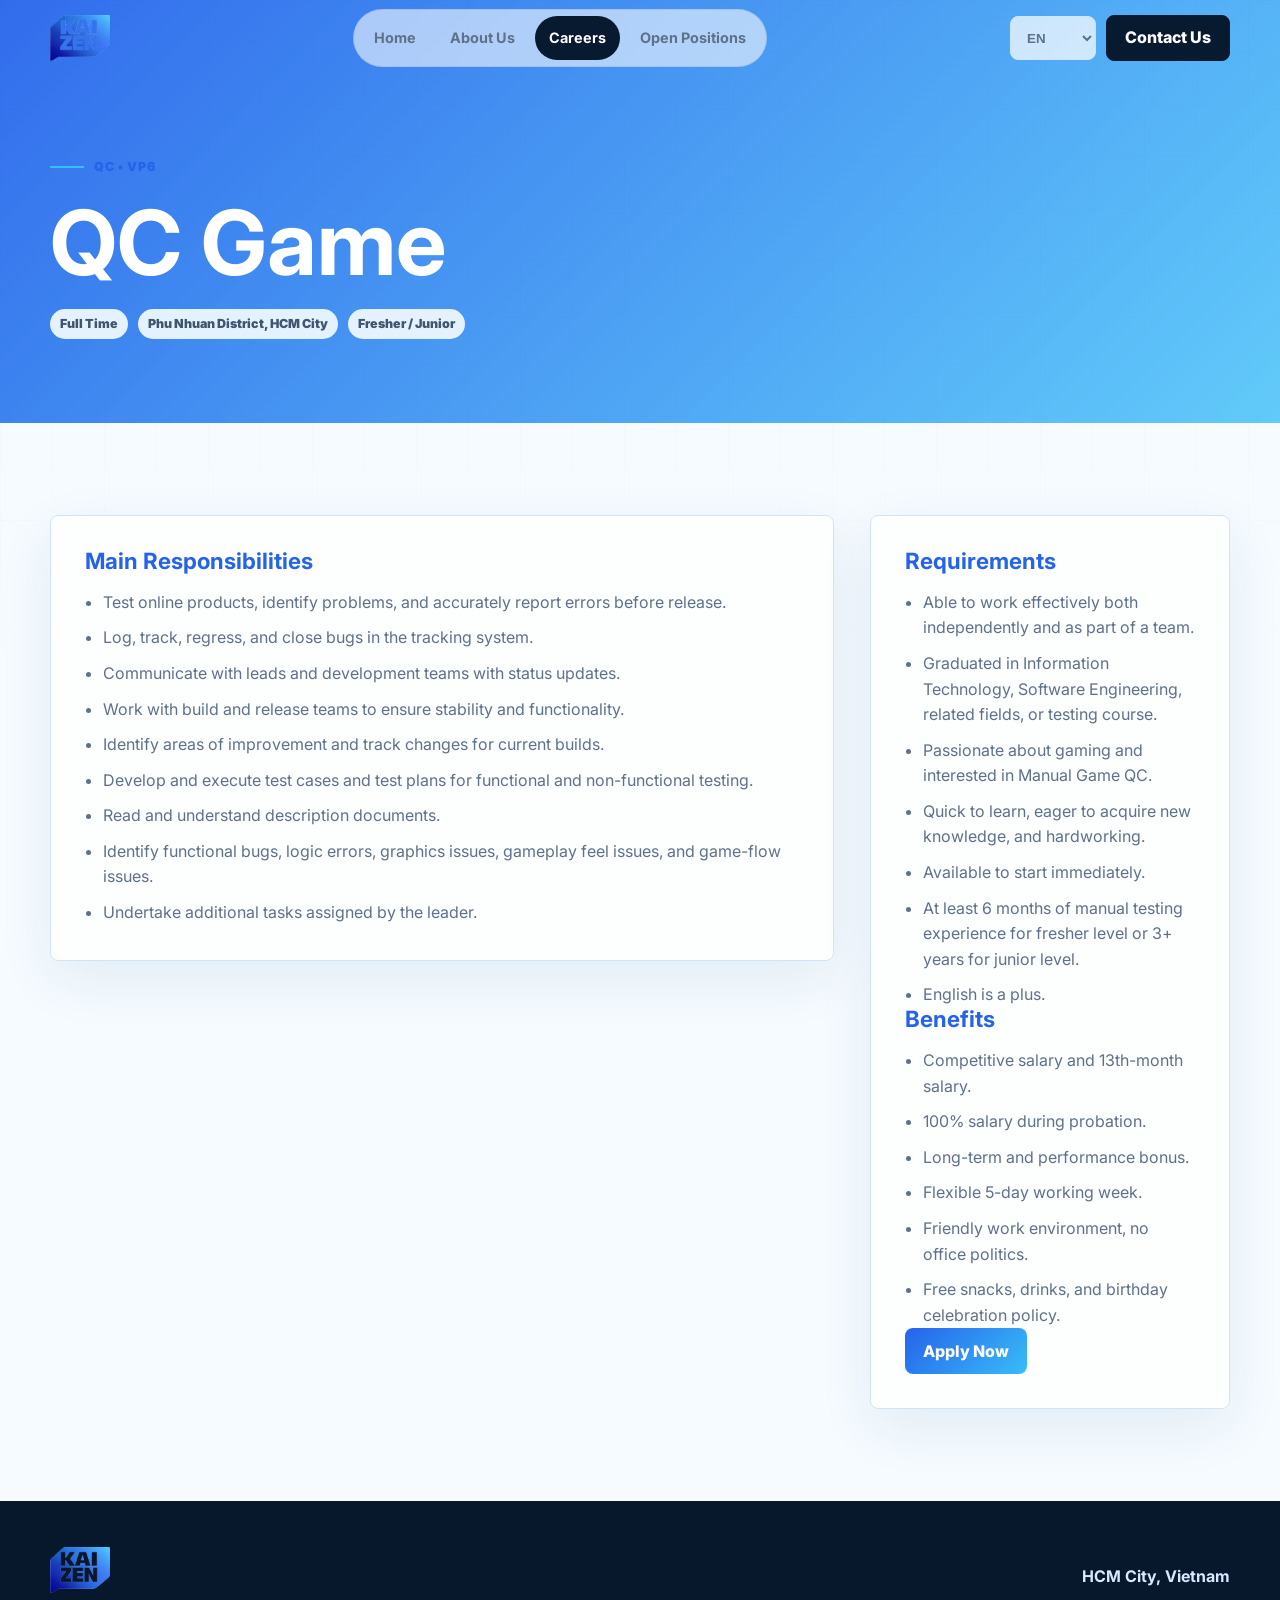
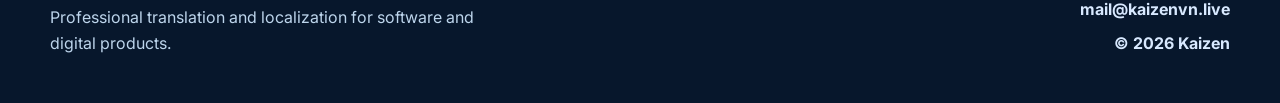
<file: en/careers/cmp2dzsak0002g2hdfx8ymmoq/index.html>
<!DOCTYPE html>
<html lang="en">
<head>
  <meta charset="UTF-8"><meta name="viewport" content="width=device-width, initial-scale=1.0">
  <title>QC Game - Kaizen Careers</title>
  <link rel="icon" href="../../../assets/kaizen-logo-mark.png">
  <link rel="preconnect" href="https://fonts.googleapis.com"><link rel="preconnect" href="https://fonts.gstatic.com" crossorigin><link href="https://fonts.googleapis.com/css2?family=Inter:wght@400;500;600;700;800;900&display=swap" rel="stylesheet"><link rel="stylesheet" href="../../../assets/site.css">
</head>
<body>
  <header class="site-nav"><div class="container nav-inner"><a href="../../"><img class="brand-logo" src="../../../assets/kaizen-logo-mark.png" alt="Kaizen"></a><nav class="nav-links"><a href="../../">Home</a><a href="../../about/">About Us</a><a class="active" href="../">Careers</a><a href="../lists/">Open Positions</a></nav><div class="nav-actions"><select class="lang-select"><option value="en" selected>EN</option><option value="vi">VI</option><option value="th">TH</option><option value="pt-BR">PT-BR</option><option value="zh">中文</option><option value="fr">FR</option><option value="km">KM</option></select><a class="button" href="mailto:mail@kaizenvn.live">Contact Us</a><button class="menu-button" type="button"><span></span><span></span><span></span></button></div></div></header>
  <main><section class="page-hero"><div class="container"><div class="eyebrow reveal">QC • VP6</div><h1 class="reveal">QC Game</h1><div class="job-meta reveal"><span class="pill">Full Time</span><span class="pill">Phu Nhuan District, HCM City</span><span class="pill">Fresher / Junior</span></div></div></section><section><div class="container content-layout"><article class="content-panel reveal"><h2>Main Responsibilities</h2><ul><li>Test online products, identify problems, and accurately report errors before release.</li><li>Log, track, regress, and close bugs in the tracking system.</li><li>Communicate with leads and development teams with status updates.</li><li>Work with build and release teams to ensure stability and functionality.</li><li>Identify areas of improvement and track changes for current builds.</li><li>Develop and execute test cases and test plans for functional and non-functional testing.</li><li>Read and understand description documents.</li><li>Identify functional bugs, logic errors, graphics issues, gameplay feel issues, and game-flow issues.</li><li>Undertake additional tasks assigned by the leader.</li></ul></article><aside class="sidebar-panel reveal"><h2>Requirements</h2><ul><li>Able to work effectively both independently and as part of a team.</li><li>Graduated in Information Technology, Software Engineering, related fields, or testing course.</li><li>Passionate about gaming and interested in Manual Game QC.</li><li>Quick to learn, eager to acquire new knowledge, and hardworking.</li><li>Available to start immediately.</li><li>At least 6 months of manual testing experience for fresher level or 3+ years for junior level.</li><li>English is a plus.</li></ul><h2>Benefits</h2><ul><li>Competitive salary and 13th-month salary.</li><li>100% salary during probation.</li><li>Long-term and performance bonus.</li><li>Flexible 5-day working week.</li><li>Friendly work environment, no office politics.</li><li>Free snacks, drinks, and birthday celebration policy.</li></ul><a class="button sky" href="mailto:mail@kaizenvn.live?subject=QC%20Game%20Application">Apply Now</a></aside></div></section></main>
  <footer class="site-footer"><div class="container footer-inner"><div><img class="brand-logo" src="../../../assets/kaizen-logo-mark.png" alt="Kaizen"><p>Professional translation and localization for software and digital products.</p></div><div class="contact-list"><span>HCM City, Vietnam</span><a href="mailto:mail@kaizenvn.live">mail@kaizenvn.live</a><span>© 2026 Kaizen</span></div></div></footer><script src="../../../assets/site.js"></script>
</body></html>
</file>
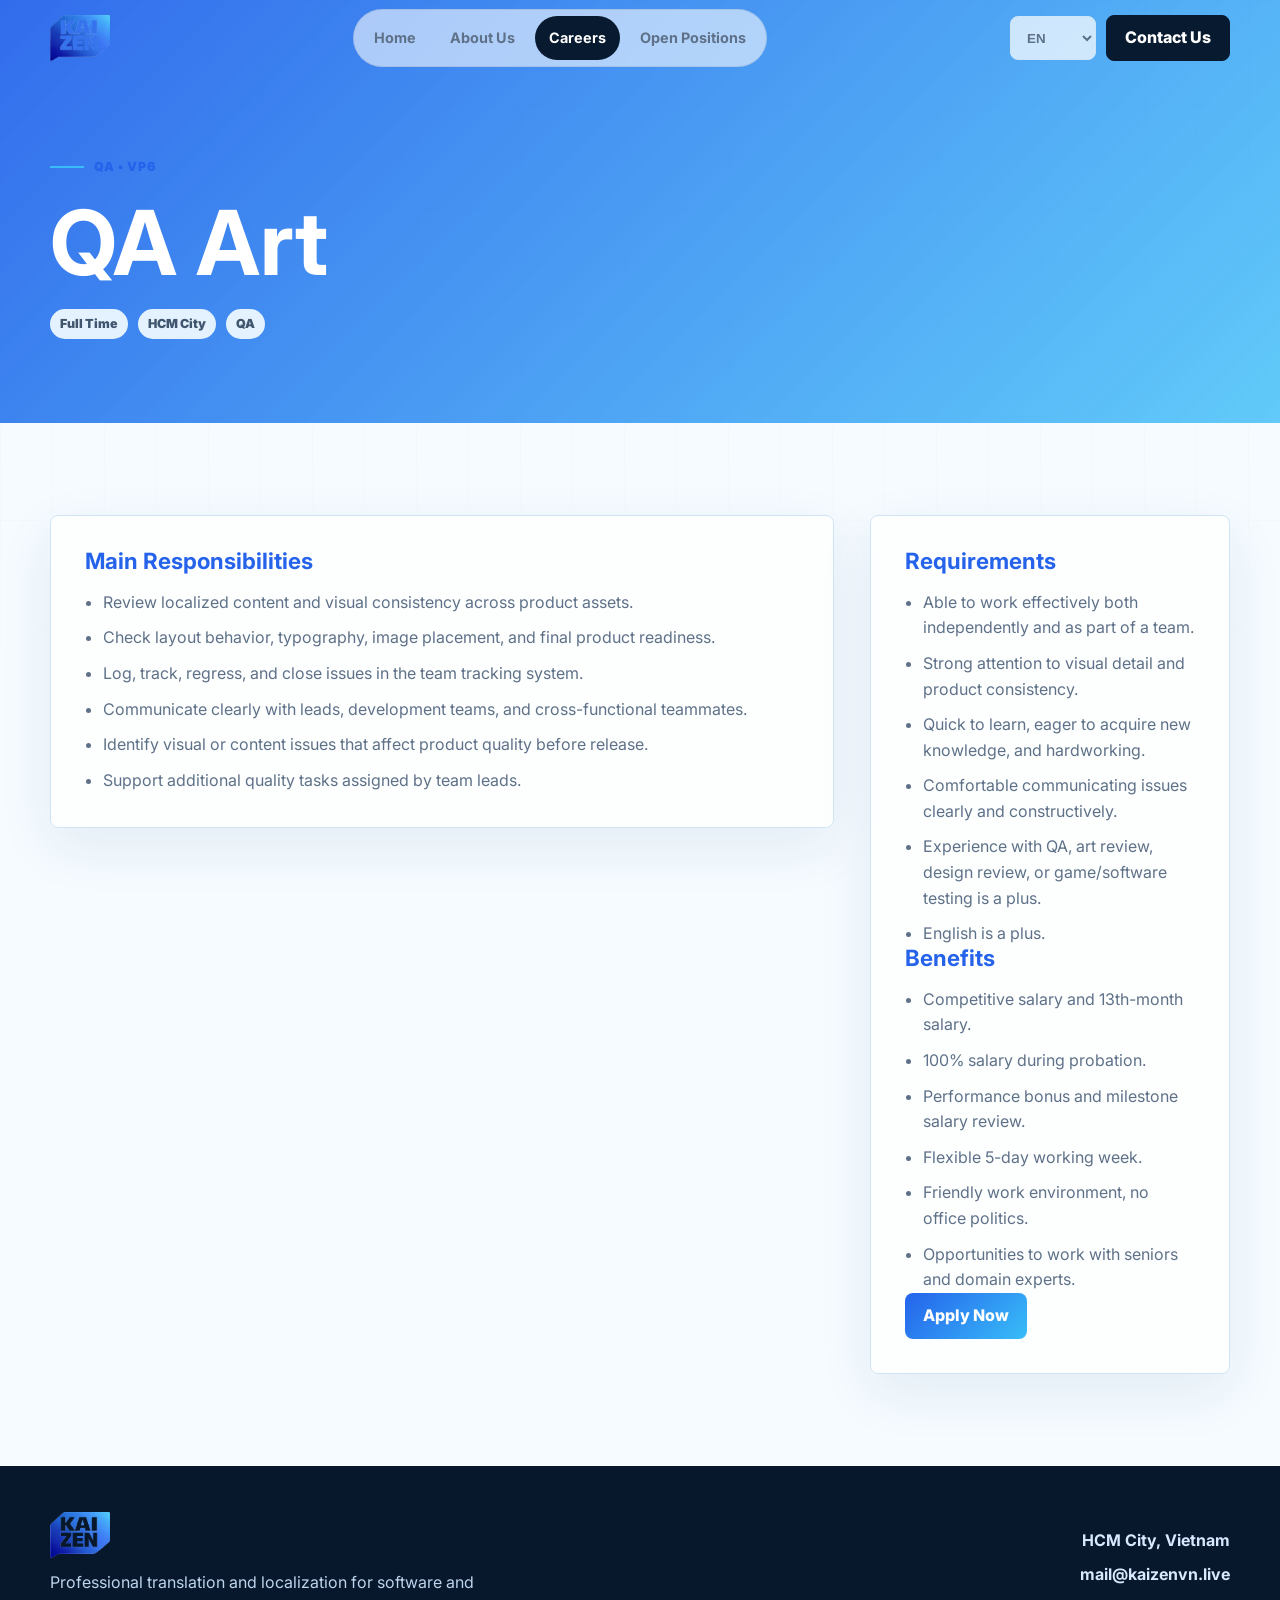
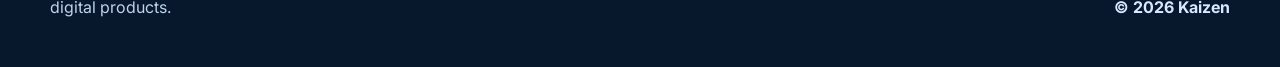
<file: en/careers/cmp2e1na10003g2hddt89xi4f/index.html>
<!DOCTYPE html>
<html lang="en">
<head>
  <meta charset="UTF-8"><meta name="viewport" content="width=device-width, initial-scale=1.0">
  <title>QA Art - Kaizen Careers</title>
  <link rel="icon" href="../../../assets/kaizen-logo-mark.png">
  <link rel="preconnect" href="https://fonts.googleapis.com"><link rel="preconnect" href="https://fonts.gstatic.com" crossorigin><link href="https://fonts.googleapis.com/css2?family=Inter:wght@400;500;600;700;800;900&display=swap" rel="stylesheet"><link rel="stylesheet" href="../../../assets/site.css">
</head>
<body>
  <header class="site-nav"><div class="container nav-inner"><a href="../../"><img class="brand-logo" src="../../../assets/kaizen-logo-mark.png" alt="Kaizen"></a><nav class="nav-links"><a href="../../">Home</a><a href="../../about/">About Us</a><a class="active" href="../">Careers</a><a href="../lists/">Open Positions</a></nav><div class="nav-actions"><select class="lang-select"><option value="en" selected>EN</option><option value="vi">VI</option><option value="th">TH</option><option value="pt-BR">PT-BR</option><option value="zh">中文</option><option value="fr">FR</option><option value="km">KM</option></select><a class="button" href="mailto:mail@kaizenvn.live">Contact Us</a><button class="menu-button" type="button"><span></span><span></span><span></span></button></div></div></header>
  <main><section class="page-hero"><div class="container"><div class="eyebrow reveal">QA • VP6</div><h1 class="reveal">QA Art</h1><div class="job-meta reveal"><span class="pill">Full Time</span><span class="pill">HCM City</span><span class="pill">QA</span></div></div></section><section><div class="container content-layout"><article class="content-panel reveal"><h2>Main Responsibilities</h2><ul><li>Review localized content and visual consistency across product assets.</li><li>Check layout behavior, typography, image placement, and final product readiness.</li><li>Log, track, regress, and close issues in the team tracking system.</li><li>Communicate clearly with leads, development teams, and cross-functional teammates.</li><li>Identify visual or content issues that affect product quality before release.</li><li>Support additional quality tasks assigned by team leads.</li></ul></article><aside class="sidebar-panel reveal"><h2>Requirements</h2><ul><li>Able to work effectively both independently and as part of a team.</li><li>Strong attention to visual detail and product consistency.</li><li>Quick to learn, eager to acquire new knowledge, and hardworking.</li><li>Comfortable communicating issues clearly and constructively.</li><li>Experience with QA, art review, design review, or game/software testing is a plus.</li><li>English is a plus.</li></ul><h2>Benefits</h2><ul><li>Competitive salary and 13th-month salary.</li><li>100% salary during probation.</li><li>Performance bonus and milestone salary review.</li><li>Flexible 5-day working week.</li><li>Friendly work environment, no office politics.</li><li>Opportunities to work with seniors and domain experts.</li></ul><a class="button sky" href="mailto:mail@kaizenvn.live?subject=QA%20Art%20Application">Apply Now</a></aside></div></section></main>
  <footer class="site-footer"><div class="container footer-inner"><div><img class="brand-logo" src="../../../assets/kaizen-logo-mark.png" alt="Kaizen"><p>Professional translation and localization for software and digital products.</p></div><div class="contact-list"><span>HCM City, Vietnam</span><a href="mailto:mail@kaizenvn.live">mail@kaizenvn.live</a><span>© 2026 Kaizen</span></div></div></footer><script src="../../../assets/site.js"></script>
</body></html>
</file>
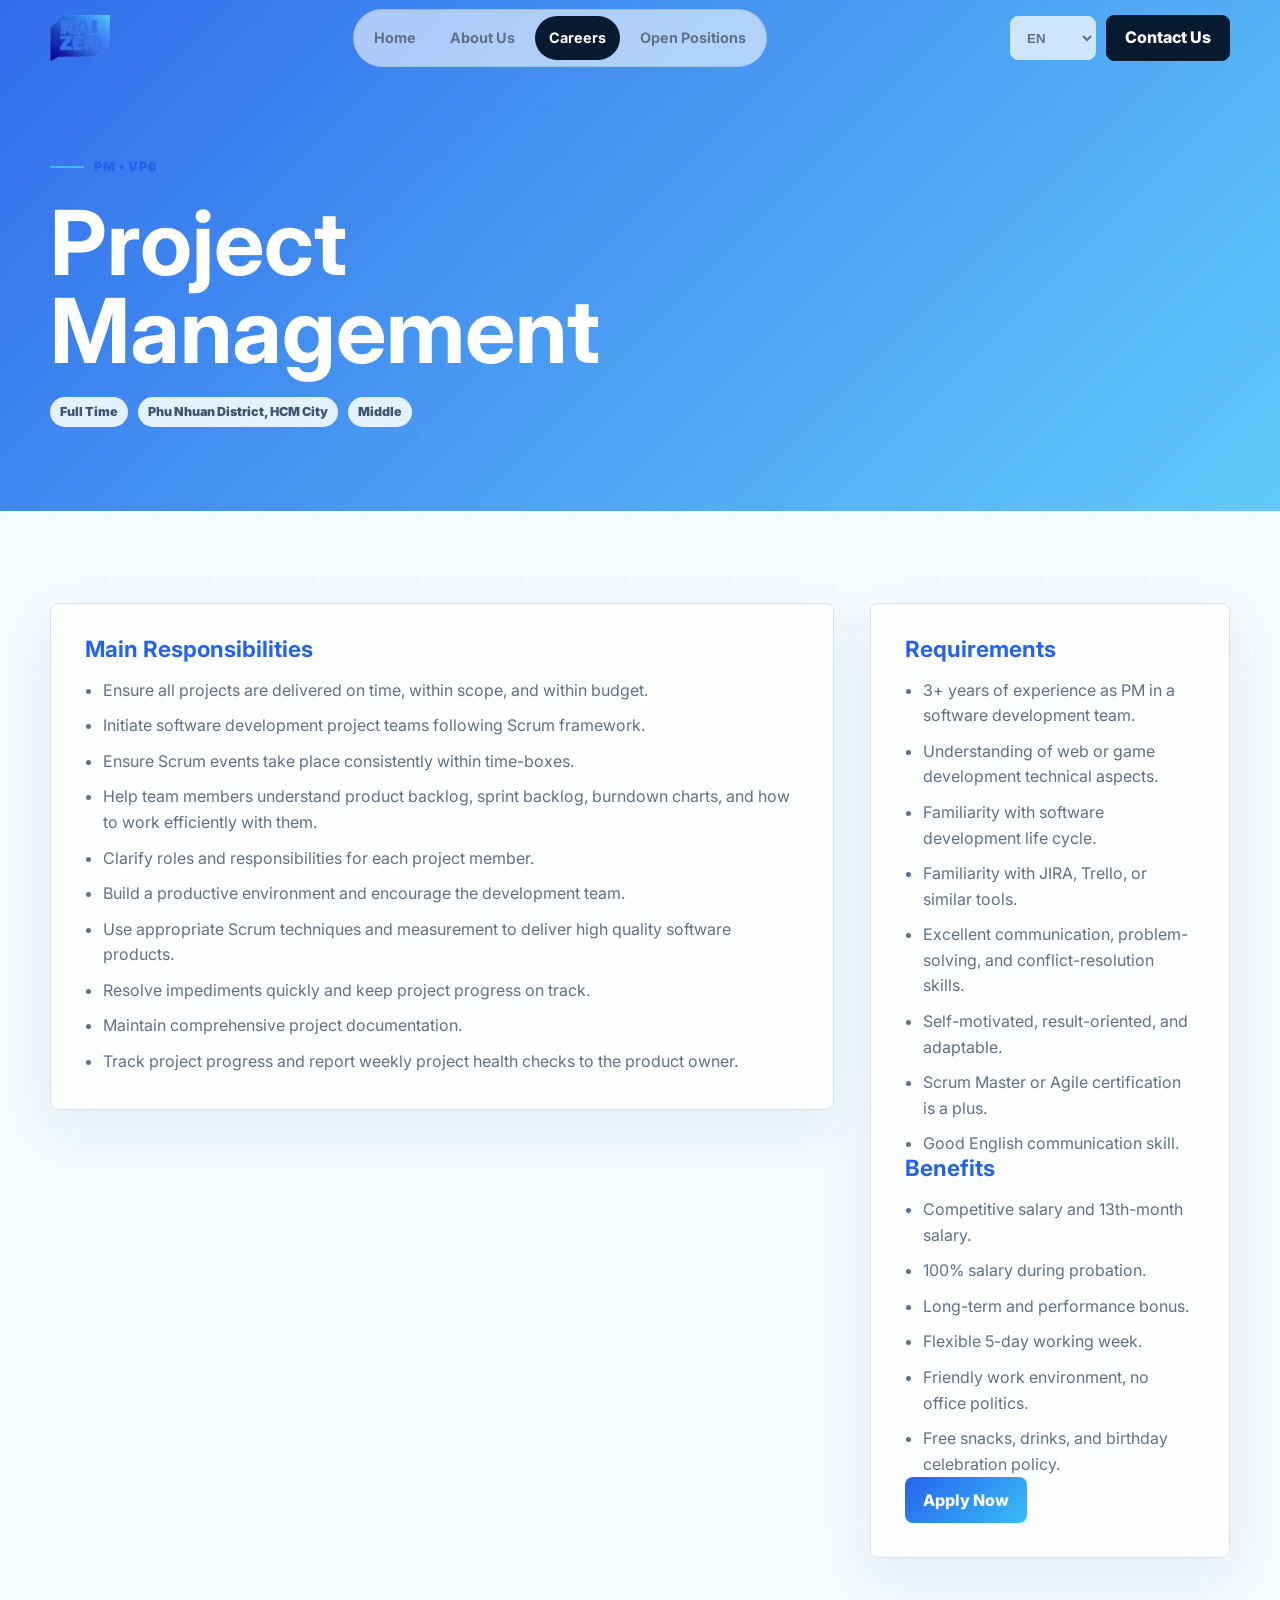
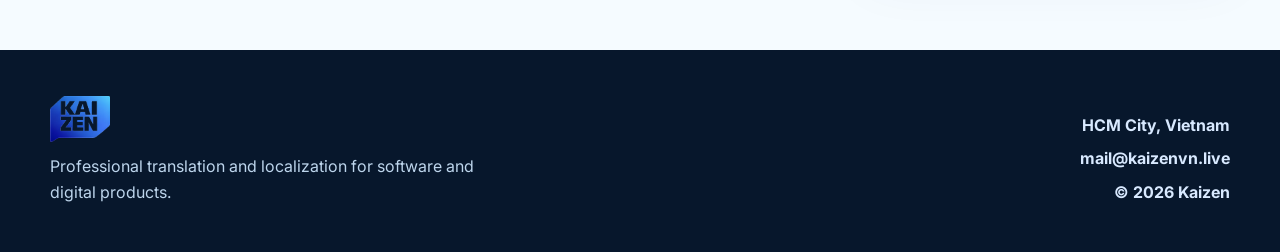
<file: en/careers/cmp2e2op50004g2hd55075wg7/index.html>
<!DOCTYPE html>
<html lang="en">
<head>
  <meta charset="UTF-8"><meta name="viewport" content="width=device-width, initial-scale=1.0">
  <title>Project Management - Kaizen Careers</title>
  <link rel="icon" href="../../../assets/kaizen-logo-mark.png">
  <link rel="preconnect" href="https://fonts.googleapis.com"><link rel="preconnect" href="https://fonts.gstatic.com" crossorigin><link href="https://fonts.googleapis.com/css2?family=Inter:wght@400;500;600;700;800;900&display=swap" rel="stylesheet"><link rel="stylesheet" href="../../../assets/site.css">
</head>
<body>
  <header class="site-nav"><div class="container nav-inner"><a href="../../"><img class="brand-logo" src="../../../assets/kaizen-logo-mark.png" alt="Kaizen"></a><nav class="nav-links"><a href="../../">Home</a><a href="../../about/">About Us</a><a class="active" href="../">Careers</a><a href="../lists/">Open Positions</a></nav><div class="nav-actions"><select class="lang-select"><option value="en" selected>EN</option><option value="vi">VI</option><option value="th">TH</option><option value="pt-BR">PT-BR</option><option value="zh">中文</option><option value="fr">FR</option><option value="km">KM</option></select><a class="button" href="mailto:mail@kaizenvn.live">Contact Us</a><button class="menu-button" type="button"><span></span><span></span><span></span></button></div></div></header>
  <main><section class="page-hero"><div class="container"><div class="eyebrow reveal">PM • VP6</div><h1 class="reveal">Project Management</h1><div class="job-meta reveal"><span class="pill">Full Time</span><span class="pill">Phu Nhuan District, HCM City</span><span class="pill">Middle</span></div></div></section><section><div class="container content-layout"><article class="content-panel reveal"><h2>Main Responsibilities</h2><ul><li>Ensure all projects are delivered on time, within scope, and within budget.</li><li>Initiate software development project teams following Scrum framework.</li><li>Ensure Scrum events take place consistently within time-boxes.</li><li>Help team members understand product backlog, sprint backlog, burndown charts, and how to work efficiently with them.</li><li>Clarify roles and responsibilities for each project member.</li><li>Build a productive environment and encourage the development team.</li><li>Use appropriate Scrum techniques and measurement to deliver high quality software products.</li><li>Resolve impediments quickly and keep project progress on track.</li><li>Maintain comprehensive project documentation.</li><li>Track project progress and report weekly project health checks to the product owner.</li></ul></article><aside class="sidebar-panel reveal"><h2>Requirements</h2><ul><li>3+ years of experience as PM in a software development team.</li><li>Understanding of web or game development technical aspects.</li><li>Familiarity with software development life cycle.</li><li>Familiarity with JIRA, Trello, or similar tools.</li><li>Excellent communication, problem-solving, and conflict-resolution skills.</li><li>Self-motivated, result-oriented, and adaptable.</li><li>Scrum Master or Agile certification is a plus.</li><li>Good English communication skill.</li></ul><h2>Benefits</h2><ul><li>Competitive salary and 13th-month salary.</li><li>100% salary during probation.</li><li>Long-term and performance bonus.</li><li>Flexible 5-day working week.</li><li>Friendly work environment, no office politics.</li><li>Free snacks, drinks, and birthday celebration policy.</li></ul><a class="button sky" href="mailto:mail@kaizenvn.live?subject=Project%20Management%20Application">Apply Now</a></aside></div></section></main>
  <footer class="site-footer"><div class="container footer-inner"><div><img class="brand-logo" src="../../../assets/kaizen-logo-mark.png" alt="Kaizen"><p>Professional translation and localization for software and digital products.</p></div><div class="contact-list"><span>HCM City, Vietnam</span><a href="mailto:mail@kaizenvn.live">mail@kaizenvn.live</a><span>© 2026 Kaizen</span></div></div></footer><script src="../../../assets/site.js"></script>
</body></html>
</file>
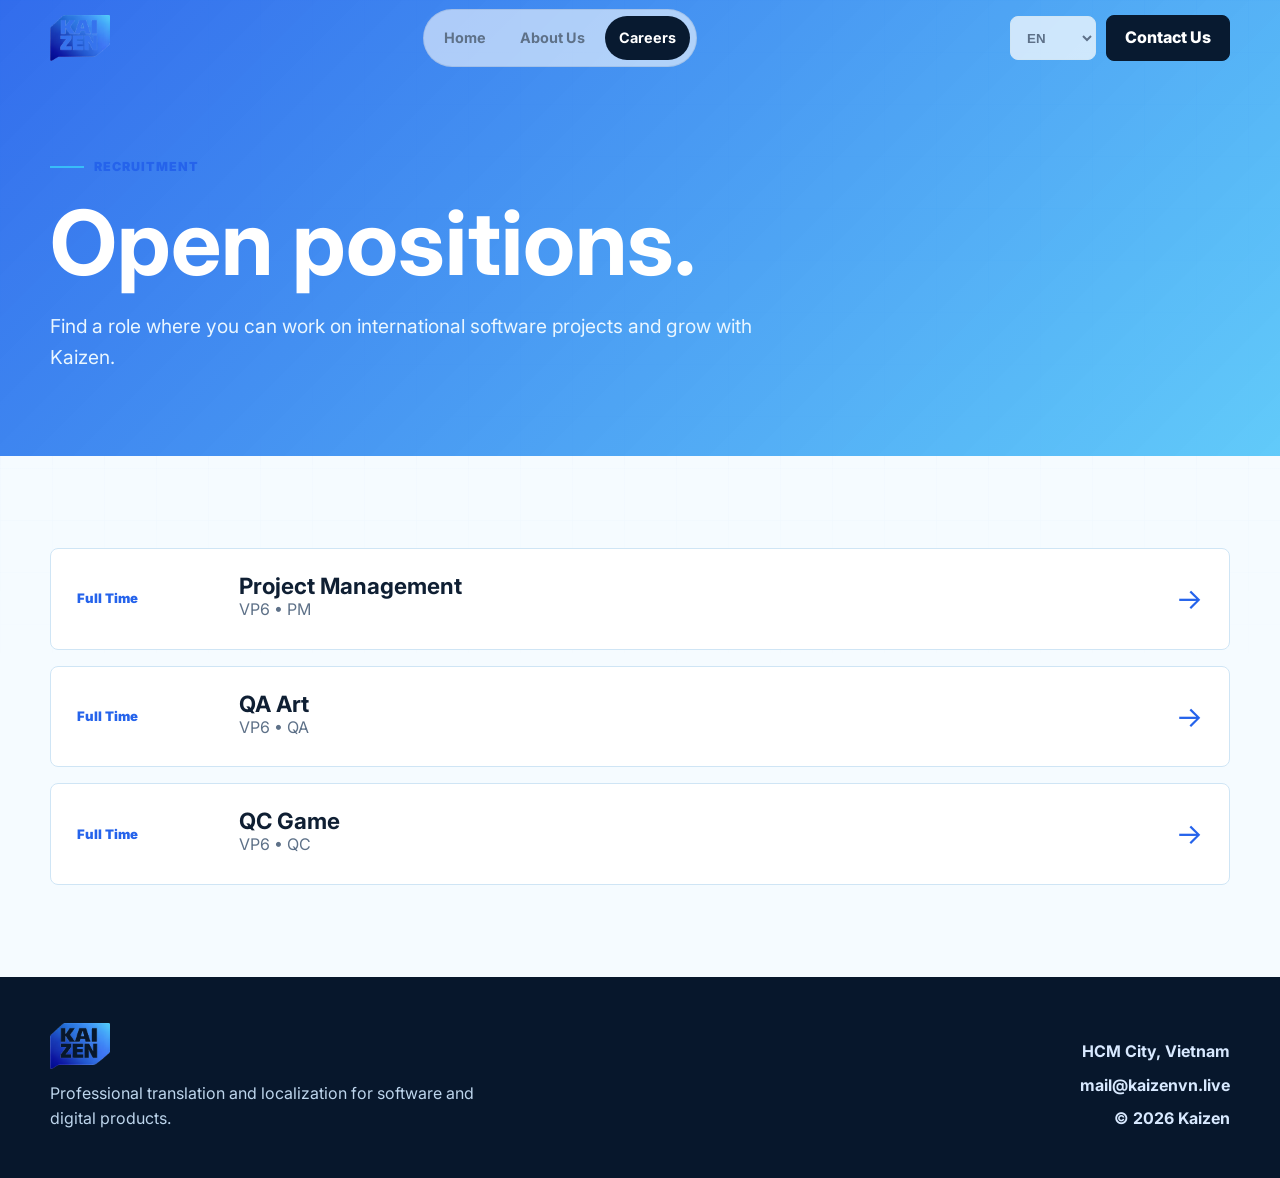
<file: en/careers/lists/index.html>
<!DOCTYPE html>
<html lang="en">
<head>
  <meta charset="UTF-8">
  <meta name="viewport" content="width=device-width, initial-scale=1.0">
  <title>Open Positions - Kaizen Software</title>
  <link rel="icon" href="../../../assets/kaizen-logo-mark.png">
  <link rel="preconnect" href="https://fonts.googleapis.com">
  <link rel="preconnect" href="https://fonts.gstatic.com" crossorigin>
  <link href="https://fonts.googleapis.com/css2?family=Inter:wght@400;500;600;700;800;900&display=swap" rel="stylesheet">
  <link rel="stylesheet" href="../../../assets/site.css">
</head>
<body>
  <header class="site-nav"><div class="container nav-inner"><a href="../../"><img class="brand-logo" src="../../../assets/kaizen-logo-mark.png" alt="Kaizen"></a><nav class="nav-links"><a href="../../">Home</a><a href="../../about/">About Us</a><a class="active" href="../">Careers</a></nav><div class="nav-actions"><select class="lang-select"><option value="en" selected>EN</option><option value="vi">VI</option><option value="th">TH</option><option value="pt-BR">PT-BR</option><option value="zh">中文</option><option value="fr">FR</option><option value="km">KM</option></select><a class="button" href="mailto:mail@kaizenvn.live">Contact Us</a><button class="menu-button" type="button"><span></span><span></span><span></span></button></div></div></header>
  <main>
    <section class="page-hero"><div class="container"><div class="eyebrow reveal">Recruitment</div><h1 class="reveal">Open positions.</h1><p class="reveal">Find a role where you can work on international software projects and grow with Kaizen.</p></div></section>
    <section><div class="container job-list"><a class="job-row reveal" href="../cmp2e2op50004g2hd55075wg7/"><span class="number">Full Time</span><div><h3>Project Management</h3><p>VP6 • PM</p></div><span class="arrow">→</span></a><a class="job-row reveal" href="../cmp2e1na10003g2hddt89xi4f/"><span class="number">Full Time</span><div><h3>QA Art</h3><p>VP6 • QA</p></div><span class="arrow">→</span></a><a class="job-row reveal" href="../cmp2dzsak0002g2hdfx8ymmoq/"><span class="number">Full Time</span><div><h3>QC Game</h3><p>VP6 • QC</p></div><span class="arrow">→</span></a></div></section>
  </main>
  <footer class="site-footer"><div class="container footer-inner"><div><img class="brand-logo" src="../../../assets/kaizen-logo-mark.png" alt="Kaizen"><p>Professional translation and localization for software and digital products.</p></div><div class="contact-list"><span>HCM City, Vietnam</span><a href="mailto:mail@kaizenvn.live">mail@kaizenvn.live</a><span>© 2026 Kaizen</span></div></div></footer>
  <script src="../../../assets/site.js"></script>
</body>
</html>
</file>
<file: assets/site.css>
:root {
  --ink: #0f1f33;
  --muted: #5e7188;
  --paper: #f5fbff;
  --panel: #ffffff;
  --line: #cfe5f5;
  --blue: #2563eb;
  --sky: #38bdf8;
  --navy: #102a56;
  --deep: #081a30;
  --radius: 8px;
  --shadow: 0 24px 80px rgba(15, 65, 120, 0.15);
  --max: 1180px;
}

* { box-sizing: border-box; margin: 0; padding: 0; }
html { scroll-behavior: smooth; }
body {
  font-family: Inter, ui-sans-serif, system-ui, -apple-system, BlinkMacSystemFont, "Segoe UI", sans-serif;
  color: var(--ink);
  background: var(--paper);
  line-height: 1.6;
  overflow-x: hidden;
}
body::before {
  content: "";
  position: fixed;
  inset: 0;
  pointer-events: none;
  z-index: -1;
  background:
    linear-gradient(90deg, rgba(37, 99, 235, .045) 1px, transparent 1px),
    linear-gradient(180deg, rgba(37, 99, 235, .045) 1px, transparent 1px);
  background-size: 52px 52px;
  mask-image: linear-gradient(180deg, #000, transparent 76%);
}
a { color: inherit; text-decoration: none; }
img { max-width: 100%; display: block; }
.container { width: min(var(--max), calc(100% - 40px)); margin: 0 auto; }

.site-nav {
  position: fixed;
  inset: 0 0 auto;
  z-index: 50;
  transition: background .2s ease, box-shadow .2s ease;
}
.site-nav.is-scrolled {
  background: rgba(245, 251, 255, .9);
  backdrop-filter: blur(18px);
  box-shadow: 0 16px 44px rgba(15, 31, 51, .08);
}
.nav-inner {
  min-height: 76px;
  display: flex;
  align-items: center;
  justify-content: space-between;
  gap: 22px;
}
.brand-logo { width: auto; height: 46px; }
.nav-links {
  display: flex;
  align-items: center;
  gap: 6px;
  padding: 6px;
  border: 1px solid rgba(15, 31, 51, .08);
  border-radius: 999px;
  background: rgba(255,255,255,.58);
}
.nav-links a {
  padding: 10px 14px;
  border-radius: 999px;
  color: var(--muted);
  font-size: .9rem;
  font-weight: 700;
}
.nav-links a:hover,
.nav-links a.active { background: var(--deep); color: #fff; }
.nav-actions { display: flex; align-items: center; gap: 10px; }
.lang-select {
  min-height: 44px;
  max-width: 92px;
  border: 1px solid var(--line);
  border-radius: var(--radius);
  padding: 0 12px;
  background: rgba(255,255,255,.72);
  color: var(--muted);
  font-weight: 800;
}
.language-notice {
  position: fixed;
  right: 24px;
  bottom: 24px;
  z-index: 80;
  max-width: min(340px, calc(100vw - 32px));
  padding: 14px 16px;
  border: 1px solid rgba(37, 99, 235, .18);
  border-radius: var(--radius);
  background: rgba(255, 255, 255, .96);
  box-shadow: 0 18px 54px rgba(15, 23, 42, .18);
  color: var(--ink);
  font-size: .9rem;
  font-weight: 700;
  opacity: 0;
  pointer-events: none;
  transform: translateY(12px);
  transition: opacity .22s ease, transform .22s ease;
}
.language-notice.is-visible {
  opacity: 1;
  transform: translateY(0);
}
.menu-button {
  display: none;
  width: 44px;
  height: 44px;
  border: 1px solid var(--line);
  border-radius: var(--radius);
  background: var(--panel);
}
.menu-button span { display: block; width: 18px; height: 2px; margin: 4px auto; background: var(--ink); }

.button {
  display: inline-flex;
  align-items: center;
  justify-content: center;
  min-height: 46px;
  padding: 0 18px;
  border: 1px solid var(--deep);
  border-radius: var(--radius);
  background: var(--deep);
  color: #fff;
  font-weight: 800;
  transition: transform .18s ease, box-shadow .18s ease, background .18s ease;
}
.button:hover { transform: translateY(-2px); box-shadow: 0 14px 34px rgba(15,31,51,.18); }
.button.light { background: transparent; color: var(--deep); }
.button.light:hover { background: white; }
.button.sky { background: linear-gradient(135deg, var(--blue), var(--sky)); border: 0; }

.hero {
  min-height: 94vh;
  padding: 116px 0 72px;
  display: grid;
  align-items: end;
  position: relative;
  overflow: hidden;
}
.hero::before {
  content: "";
  position: absolute;
  inset: 0;
  z-index: -2;
  background:
    linear-gradient(90deg, rgba(245,251,255,.98), rgba(245,251,255,.78) 46%, rgba(245,251,255,.2)),
    url("https://images.unsplash.com/photo-1556761175-b413da4baf72?auto=format&fit=crop&w=1900&q=82") center right / cover;
}
.hero::after {
  content: "";
  position: absolute;
  left: 0; right: 0; bottom: 0;
  height: 26vh;
  z-index: -1;
  background: linear-gradient(180deg, transparent, var(--paper));
}
.hero-grid { display: grid; grid-template-columns: minmax(0, 1.05fr) minmax(320px, .7fr); gap: 44px; align-items: end; }
.eyebrow {
  display: inline-flex;
  align-items: center;
  gap: 10px;
  color: var(--blue);
  text-transform: uppercase;
  font-size: .78rem;
  font-weight: 900;
  letter-spacing: .08em;
}
.eyebrow::before { content: ""; width: 34px; height: 2px; background: var(--sky); }
h1, h2, h3 { letter-spacing: 0; line-height: .98; }
h1 { margin-top: 22px; max-width: 780px; font-size: clamp(3.6rem, 9vw, 8.4rem); }
.hero-copy { margin-top: 28px; max-width: 660px; color: #3f5065; font-size: clamp(1.05rem, 1.5vw, 1.22rem); }
.hero-actions { display: flex; flex-wrap: wrap; gap: 12px; margin-top: 34px; }
.hero-card {
  padding: 28px;
  border: 1px solid rgba(255,255,255,.72);
  border-radius: var(--radius);
  background: rgba(255,255,255,.78);
  backdrop-filter: blur(18px);
  box-shadow: var(--shadow);
}
.metric {
  display: grid;
  grid-template-columns: 1fr 1fr;
  border: 1px solid var(--line);
  border-radius: var(--radius);
  overflow: hidden;
  background: var(--line);
  gap: 1px;
}
.metric div { background: white; padding: 18px; }
.metric strong { display: block; font-size: 2rem; line-height: 1; }
.metric span { display: block; margin-top: 7px; color: var(--muted); font-weight: 800; font-size: .82rem; }
.hero-card p { color: var(--muted); margin-top: 18px; }

section { padding: 92px 0; position: relative; }
.section-head {
  display: grid;
  grid-template-columns: .7fr 1.3fr;
  gap: 44px;
  align-items: end;
  margin-bottom: 34px;
}
.section-head h2 { font-size: clamp(2.1rem, 4vw, 4.4rem); }
.section-head p { color: var(--muted); font-size: 1.02rem; }
.grid-3 { display: grid; grid-template-columns: repeat(3,1fr); gap: 1px; border: 1px solid var(--line); background: var(--line); border-radius: var(--radius); overflow: hidden; }
.grid-4 { display: grid; grid-template-columns: repeat(4,1fr); gap: 16px; }
.card {
  background: rgba(255,255,255,.76);
  border: 1px solid var(--line);
  border-radius: var(--radius);
  padding: 30px;
  transition: transform .22s ease, box-shadow .22s ease;
}
.grid-3 .card { border: 0; border-radius: 0; min-height: 250px; }
.card:hover { transform: translateY(-4px); box-shadow: var(--shadow); }
.number { color: var(--blue); font-weight: 900; font-size: .82rem; }
.card h3 { margin-top: 20px; font-size: 1.3rem; }
.card p { margin-top: 12px; color: var(--muted); }

.dark-band {
  color: white;
  background: var(--deep);
  overflow: hidden;
}
.dark-band::before {
  content: "";
  position: absolute;
  inset: 0;
  opacity: .35;
  background:
    linear-gradient(90deg, #07172c, rgba(7,23,44,.72), rgba(7,23,44,.28)),
    url("https://images.unsplash.com/photo-1497366754035-f200968a6e72?auto=format&fit=crop&w=1800&q=82") center / cover;
}
.dark-band .container { position: relative; z-index: 1; }
.dark-band p { color: #d8e8f7; }
.about-grid { display: grid; grid-template-columns: 1fr 1fr; gap: 18px; }
.about-card {
  min-height: 240px;
  padding: 32px;
  border: 1px solid rgba(255,255,255,.14);
  border-radius: var(--radius);
  background: rgba(255,255,255,.08);
  backdrop-filter: blur(18px);
}
.about-card strong { display: block; color: var(--sky); font-size: 3.5rem; line-height: 1; }

.split { display: grid; grid-template-columns: .95fr 1.05fr; gap: 44px; align-items: center; }
.image-panel {
  min-height: 560px;
  border-radius: var(--radius);
  background:
    linear-gradient(180deg, transparent, rgba(0,0,0,.35)),
    url("https://images.unsplash.com/photo-1522071820081-009f0129c71c?auto=format&fit=crop&w=1200&q=82") center / cover;
  box-shadow: var(--shadow);
}
.stack { display: grid; gap: 14px; }
.edge { display: grid; grid-template-columns: auto 1fr; gap: 18px; align-items: start; }
.edge-icon {
  width: 44px; height: 44px; display: grid; place-items: center;
  border-radius: var(--radius);
  background: var(--blue);
  color: white;
  font-weight: 900;
}

.careers { background: #e8f5ff; }
.culture-grid { display: grid; grid-template-columns: 1.1fr .9fr; gap: 18px; margin-bottom: 18px; }
.culture-photo {
  min-height: 360px;
  border-radius: var(--radius);
  background:
    linear-gradient(180deg, transparent, rgba(0,0,0,.3)),
    url("https://images.unsplash.com/photo-1552664730-d307ca884978?auto=format&fit=crop&w=1200&q=82") center / cover;
}
.role-grid { display: grid; grid-template-columns: repeat(3,1fr); gap: 16px; }
.role-meta { display: flex; flex-wrap: wrap; gap: 8px; margin-top: 18px; }
.pill {
  display: inline-flex; align-items: center; min-height: 30px; padding: 0 10px;
  border-radius: 999px; background: #e4f2ff; color: #40566f; font-size: .78rem; font-weight: 900;
}
.role-link { display: inline-flex; margin-top: 22px; color: var(--blue); font-weight: 900; }
.role-link::after { content: "↗"; margin-left: 8px; }

.page-hero {
  padding: 150px 0 84px;
  background:
    linear-gradient(135deg, rgba(37,99,235,.94), rgba(56,189,248,.78)),
    url("https://images.unsplash.com/photo-1556761175-4b46a572b786?auto=format&fit=crop&w=1800&q=82") center / cover;
  color: white;
}
.page-hero p { max-width: 760px; margin-top: 24px; color: #e9f6ff; font-size: 1.2rem; }
.page-hero h1 { font-size: clamp(3rem, 7vw, 7rem); }
.content-layout { display: grid; grid-template-columns: minmax(0,1fr) 360px; gap: 36px; align-items: start; }
.content-panel, .sidebar-panel {
  border: 1px solid var(--line);
  border-radius: var(--radius);
  background: rgba(255,255,255,.82);
  padding: 34px;
  box-shadow: 0 18px 56px rgba(15,65,120,.08);
}
.content-panel h2, .sidebar-panel h2 { margin-bottom: 18px; color: var(--blue); font-size: 1.4rem; }
.content-panel h3 { margin: 28px 0 12px; font-size: 1.2rem; }
.content-panel ul, .sidebar-panel ul { padding-left: 1.1rem; display: grid; gap: 10px; color: var(--muted); }
.content-panel p, .sidebar-panel p { color: var(--muted); margin: 0 0 14px; }
.job-meta { display: flex; flex-wrap: wrap; gap: 10px; margin-top: 22px; }
.job-list { display: grid; gap: 16px; }
.job-row {
  display: grid;
  grid-template-columns: 140px 1fr auto;
  gap: 22px;
  align-items: center;
  padding: 26px;
  border: 1px solid var(--line);
  border-radius: var(--radius);
  background: white;
  transition: transform .2s ease, box-shadow .2s ease, background .2s ease;
}
.job-row:hover { transform: translateY(-3px); box-shadow: var(--shadow); background: #fafdff; }
.job-row h3 { font-size: 1.4rem; }
.job-row p { color: var(--muted); }
.arrow { font-size: 1.8rem; color: var(--blue); }

.cta-band { background: var(--navy); color: white; padding: 82px 0; }
.cta-inner { display: grid; grid-template-columns: 1fr auto; gap: 28px; align-items: center; }
.cta-inner h2 { font-size: clamp(2.2rem, 5vw, 5rem); }
.cta-inner p { color: #d8e9ff; margin-top: 16px; max-width: 620px; }
.site-footer { padding: 46px 0; background: #07172c; color: white; }
.footer-inner { display: grid; grid-template-columns: 1fr auto; gap: 30px; align-items: end; }
.footer-inner p { max-width: 460px; margin-top: 12px; color: #bdd5ec; }
.contact-list { display: grid; gap: 8px; color: #d8e9ff; font-weight: 700; text-align: right; }

.reveal { opacity: 0; transform: translateY(26px); transition: opacity .7s ease, transform .7s cubic-bezier(.2,.8,.2,1); }
.reveal.is-visible { opacity: 1; transform: translateY(0); }
.redirect-page { min-height: 100vh; display: grid; place-items: center; text-align: center; gap: 16px; }
.redirect-logo { width: 120px; margin: 0 auto 12px; }

@media (max-width: 1080px) {
  .nav-links {
    position: fixed;
    top: 76px; left: 20px; right: 20px;
    display: none;
    flex-direction: column;
    align-items: stretch;
    border-radius: var(--radius);
    background: rgba(255,255,255,.97);
    box-shadow: var(--shadow);
  }
  .nav-links.is-open { display: flex; }
  .nav-links a { border-radius: var(--radius); }
  .menu-button { display: block; }
  .hero-grid, .section-head, .about-grid, .split, .culture-grid, .content-layout, .cta-inner, .footer-inner { grid-template-columns: 1fr; }
  .grid-4, .role-grid { grid-template-columns: repeat(2,1fr); }
  .grid-3 { grid-template-columns: 1fr; }
  .contact-list { text-align: left; }
}
@media (max-width: 640px) {
  .container { width: min(var(--max), calc(100% - 28px)); }
  .nav-actions .button { display: none; }
  .hero { min-height: auto; padding-top: 108px; }
  .hero::before {
    background:
      linear-gradient(180deg, rgba(245,251,255,.74), rgba(245,251,255,.98) 62%, var(--paper)),
      url("https://images.unsplash.com/photo-1556761175-b413da4baf72?auto=format&fit=crop&w=900&q=82") center top / cover;
  }
  h1 { font-size: clamp(3rem, 16vw, 5rem); }
  .hero-actions .button { width: 100%; }
  .metric, .grid-4, .role-grid { grid-template-columns: 1fr; }
  .job-row { grid-template-columns: 1fr; }
  section { padding: 70px 0; }
  .content-panel, .sidebar-panel, .card, .about-card { padding: 24px; }
}
</file>
